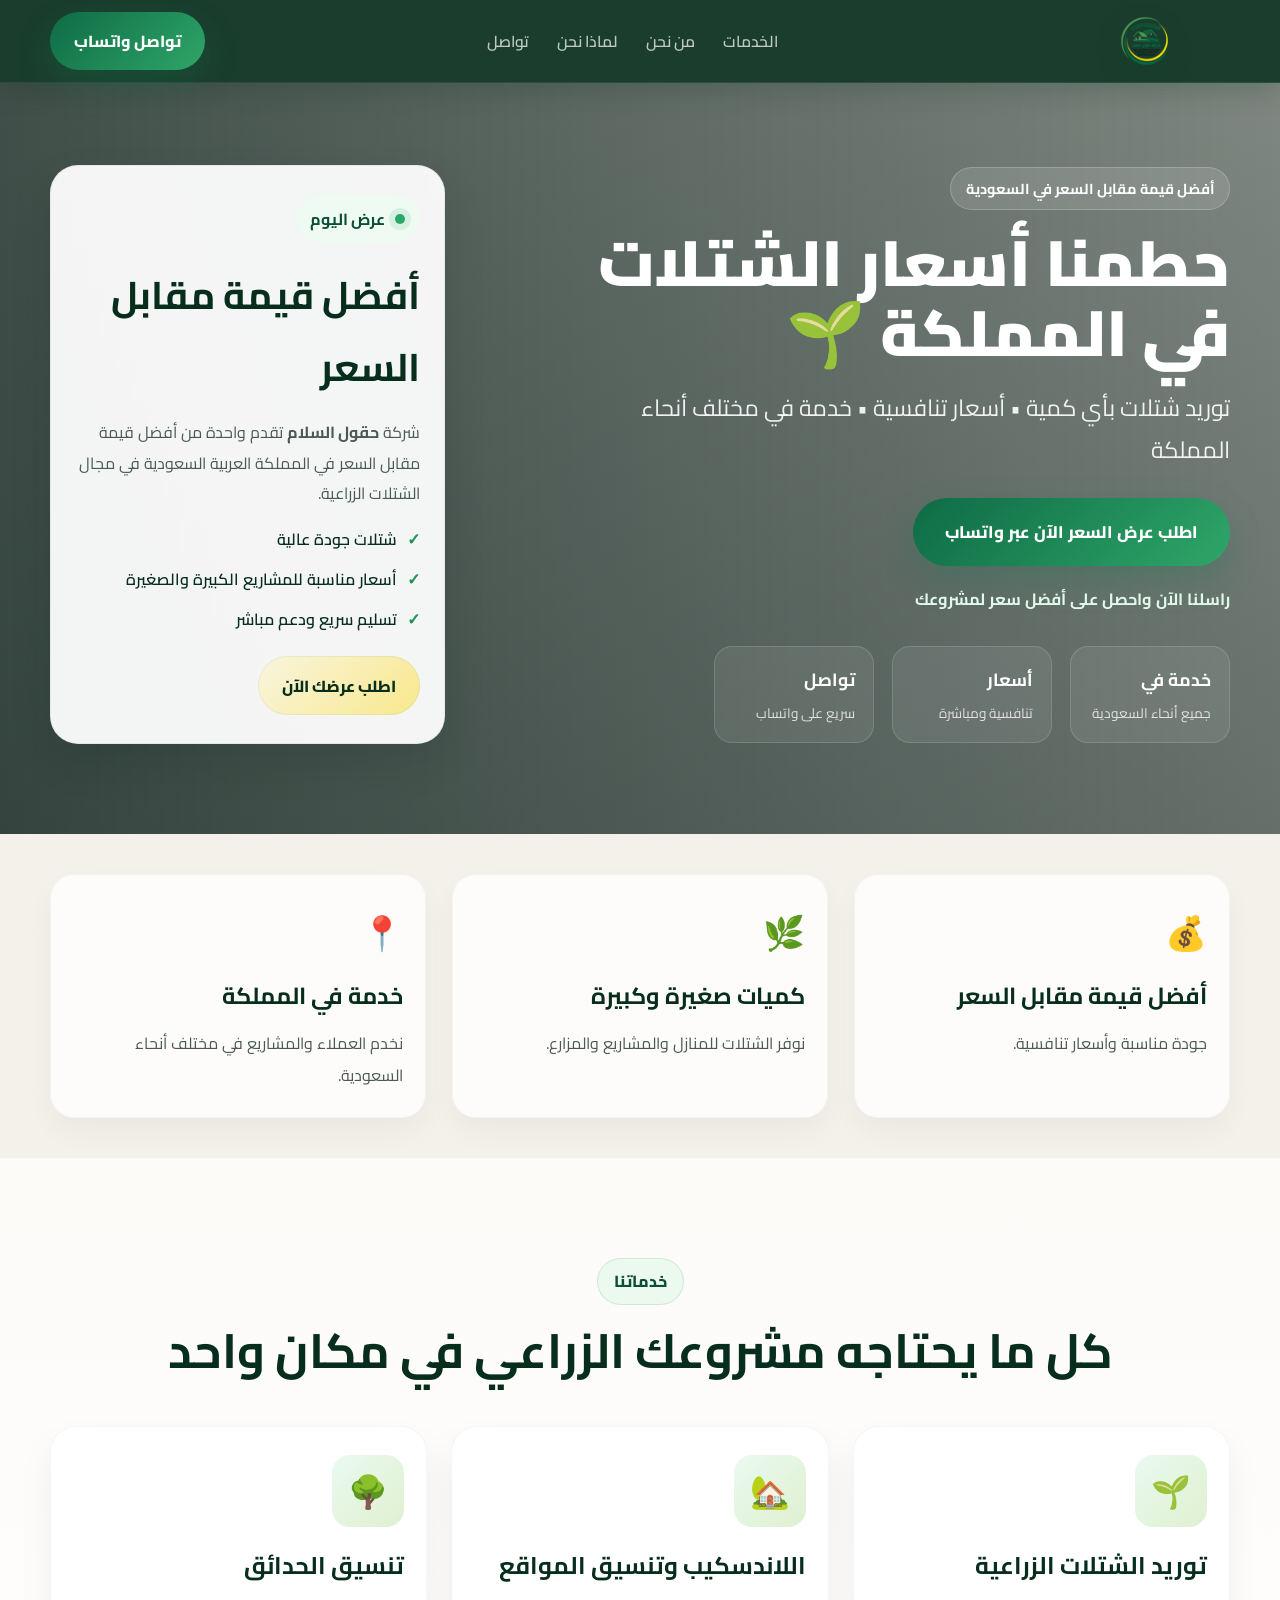
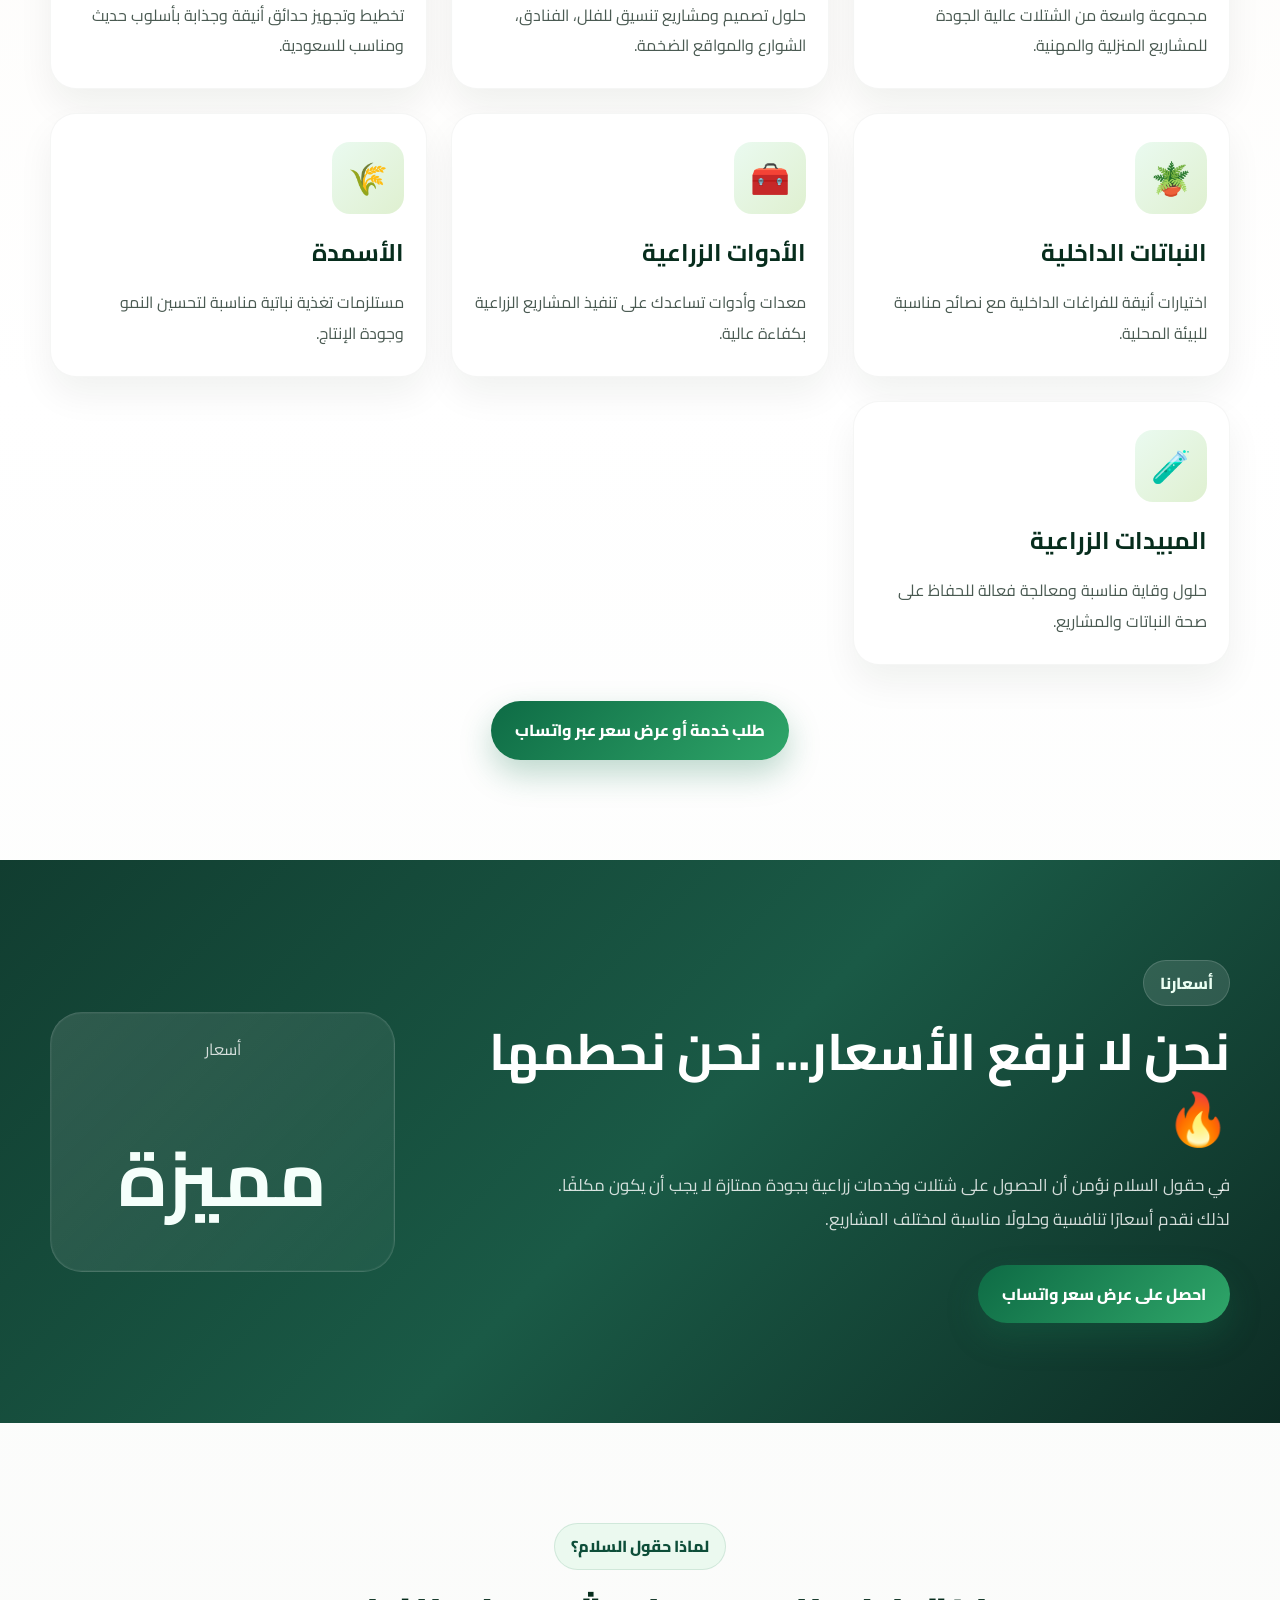
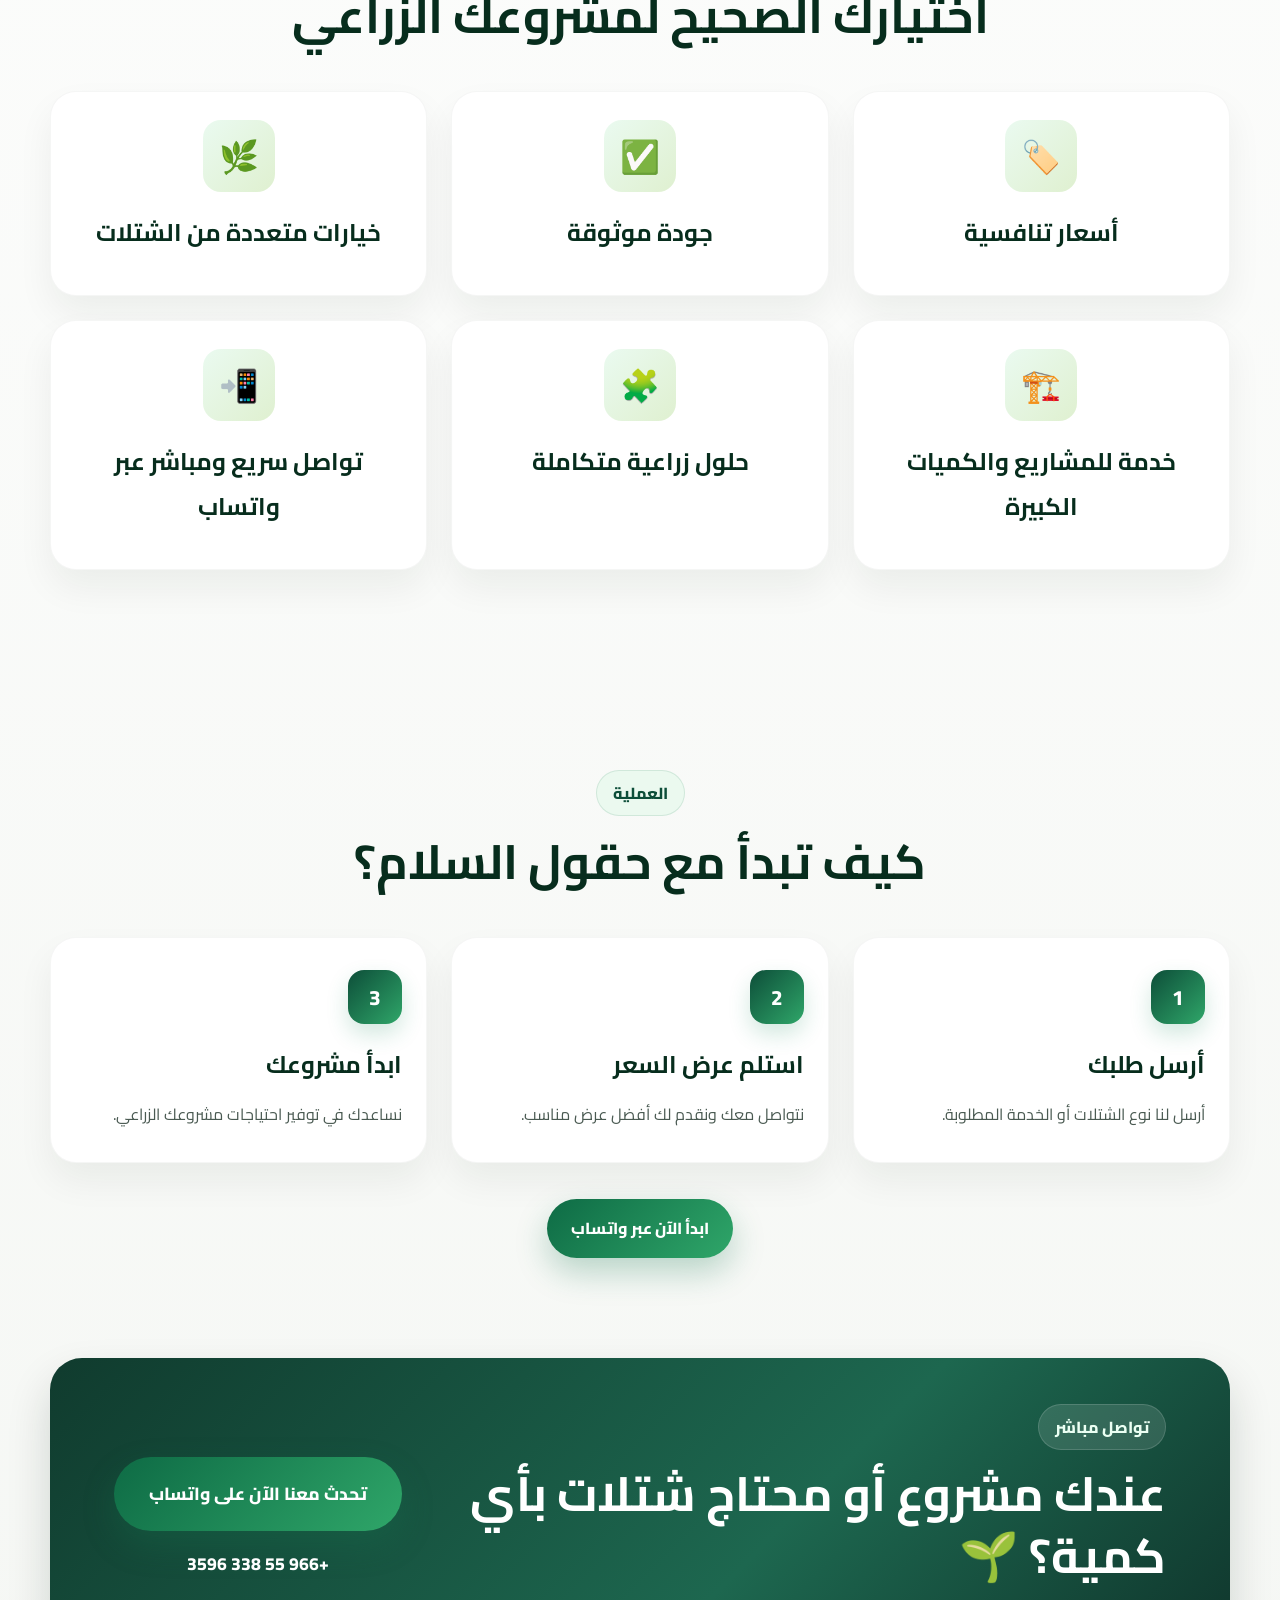
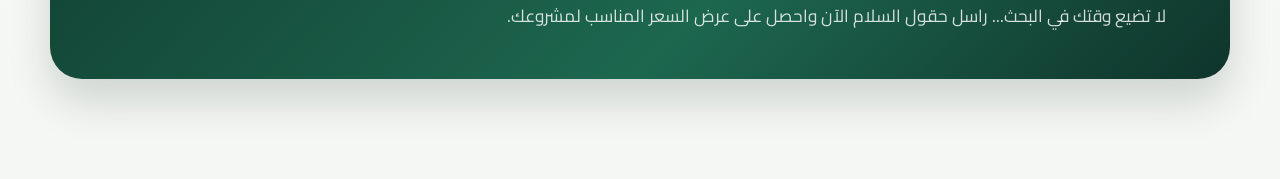
<file: index.html>
<!DOCTYPE html>
<html lang="ar" dir="rtl">
  <head>
    <meta charset="UTF-8" />
    <meta http-equiv="X-UA-Compatible" content="IE=edge" />
    <meta name="viewport" content="width=device-width, initial-scale=1.0" />
    <title>حقول السلام | توريد الشتلات والأعمال الزراعية</title>
    <meta
      name="description"
      content="شركة حقول السلام تقدم أفضل قيمة مقابل السعر في توريد الشتلات، اللاندسكيب، الحدائق، الأدوات الزراعية، الأسمدة، المبيدات الزراعية والمنتجات الزراعية في المملكة العربية السعودية."
    />
    <link rel="preconnect" href="https://fonts.googleapis.com" />
    <link rel="preconnect" href="https://fonts.gstatic.com" crossorigin />
    <link
      href="https://fonts.googleapis.com/css2?family=Cairo:wght@400;500;600;700;800;900&display=swap"
      rel="stylesheet"
    />
    <link rel="stylesheet" href="styles.css" />
  </head>
  <body>
    <header class="site-header">
      <div class="container nav-wrap">
        <a href="#top" class="brand" aria-label="حقول السلام">
          <img src="logo.png" alt="حقول السلام" class="brand-logo" />
        </a>

        <nav class="nav" aria-label="التنقل الرئيسي">
          <a href="#services">الخدمات</a>
          <a href="#about">من نحن</a>
          <a href="#why-us">لماذا نحن</a>
          <a href="#contact">تواصل</a>
        </nav>

        <a
          class="btn btn-primary header-cta"
          href="https://wa.me/966553383596?text=%D8%A7%D9%84%D8%B3%D9%84%D8%A7%D9%85%20%D8%B9%D9%84%D9%8A%D9%83%D9%85%2C%20%D8%A3%D8%B1%D9%8A%D8%AF%20%D8%A7%D9%84%D8%A7%D8%B3%D8%AA%D9%81%D8%B3%D8%A7%D8%B1%20%D8%B9%D9%86%20%D8%A3%D8%B3%D8%B9%D8%A7%D8%B1%20%D8%A7%D9%84%D8%B4%D8%AA%D9%84%D8%A7%D8%AA%20%D9%88%D8%A7%D9%84%D8%AE%D8%AF%D9%85%D8%A7%D8%AA%20%D8%A7%D9%84%D8%B2%D8%B1%D8%A7%D8%B9%D9%8A%D8%A9"
          target="_blank"
          rel="noreferrer"
        >
          تواصل واتساب
        </a>
      </div>
    </header>

    <main id="top">
      <section class="hero">
        <div class="hero-overlay"></div>
        <div class="container hero-inner reveal">
          <div class="hero-content">
            <span class="eyebrow">أفضل قيمة مقابل السعر في السعودية</span>
            <h1>حطمنا أسعار الشتلات في المملكة 🌱</h1>
            <p class="subhead">
              توريد شتلات بأي كمية • أسعار تنافسية • خدمة في مختلف أنحاء المملكة
            </p>

            <div class="cta-group">
              <a
                class="btn btn-primary btn-lg"
                href="https://wa.me/966553383596?text=%D8%A7%D9%84%D8%B3%D9%84%D8%A7%D9%85%20%D8%B9%D9%84%D9%8A%D9%85%D9%85%20%D8%A3%D8%B1%D9%8A%D8%94%20%D8%A7%D9%84%D8%A7%D8%B3%D8%AA%D9%81%D8%B3%D8%A7%D8%B1%20%D8%B9%D9%86%20%D8%A3%D8%B3%D8%B9%D8%A7%D8%B1%20%D8%A7%D9%84%D8%B4%D8%AA%D9%84%D8%A7%D8%AA%20%D9%88%D8%A7%D9%84%D8%AE%D8%83%D8%A7%D8%85%D8%A7%D8%AA%20%D8%A7%D9%84%D8%B2%D8%B1%D8%A7%D8%B9%D9%8A%D8%A9"
                target="_blank"
                rel="noreferrer"
              >
                اطلب عرض السعر الآن عبر واتساب
              </a>
            </div>

            <p class="urgency">راسلنا الآن واحصل على أفضل سعر لمشروعك</p>

            <div class="mini-stats">
              <div>
                <strong>خدمة في</strong>
                <span>جميع أنحاء السعودية</span>
              </div>
              <div>
                <strong>أسعار</strong>
                <span>تنافسية ومباشرة</span>
              </div>
              <div>
                <strong>تواصل</strong>
                <span>سريع على واتساب</span>
              </div>
            </div>
          </div>

          <div class="hero-card reveal stagger">
            <div class="hero-card-header">
              <span class="status-dot"></span>
              <span>عرض اليوم</span>
            </div>
            <h2>أفضل قيمة مقابل السعر</h2>
            <p>
              شركة <strong>حقول السلام</strong> تقدم واحدة من أفضل قيمة مقابل السعر
              في المملكة العربية السعودية في مجال الشتلات الزراعية.
            </p>
            <ul>
              <li>شتلات جودة عالية</li>
              <li>أسعار مناسبة للمشاريع الكبيرة والصغيرة</li>
              <li>تسليم سريع ودعم مباشر</li>
            </ul>
            <a
              class="btn btn-secondary"
              href="https://wa.me/966553383596"
              target="_blank"
              rel="noreferrer"
            >
              اطلب عرضك الآن
            </a>
          </div>
        </div>
      </section>

      <section class="value-strip" id="about">
        <div class="container strip-grid reveal">
          <article class="value-item">
            <div class="icon">💰</div>
            <h3>أفضل قيمة مقابل السعر</h3>
            <p>جودة مناسبة وأسعار تنافسية.</p>
          </article>
          <article class="value-item">
            <div class="icon">🌿</div>
            <h3>كميات صغيرة وكبيرة</h3>
            <p>نوفر الشتلات للمنازل والمشاريع والمزارع.</p>
          </article>
          <article class="value-item">
            <div class="icon">📍</div>
            <h3>خدمة في المملكة</h3>
            <p>نخدم العملاء والمشاريع في مختلف أنحاء السعودية.</p>
          </article>
        </div>
      </section>

      <section class="services section-space" id="services">
        <div class="container">
          <div class="section-heading reveal">
            <span class="section-tag">خدماتنا</span>
            <h2>كل ما يحتاجه مشروعك الزراعي في مكان واحد</h2>
          </div>

          <div class="services-grid">
            <article class="service-card reveal">
              <div class="service-icon">🌱</div>
              <h3>توريد الشتلات الزراعية</h3>
              <p>مجموعة واسعة من الشتلات عالية الجودة للمشاريع المنزلية والمهنية.</p>
            </article>
            <article class="service-card reveal">
              <div class="service-icon">🏡</div>
              <h3>اللاندسكيب وتنسيق المواقع</h3>
              <p>حلول تصميم ومشاريع تنسيق للفلل، الفنادق، الشوارع والمواقع الضخمة.</p>
            </article>
            <article class="service-card reveal">
              <div class="service-icon">🌳</div>
              <h3>تنسيق الحدائق</h3>
              <p>تخطيط وتجهيز حدائق أنيقة وجذابة بأسلوب حديث ومناسب للسعودية.</p>
            </article>
            <article class="service-card reveal">
              <div class="service-icon">🪴</div>
              <h3>النباتات الداخلية</h3>
              <p>اختيارات أنيقة للفراغات الداخلية مع نصائح مناسبة للبيئة المحلية.</p>
            </article>
            <article class="service-card reveal">
              <div class="service-icon">🧰</div>
              <h3>الأدوات الزراعية</h3>
              <p>معدات وأدوات تساعدك على تنفيذ المشاريع الزراعية بكفاءة عالية.</p>
            </article>
            <article class="service-card reveal">
              <div class="service-icon">🌾</div>
              <h3>الأسمدة</h3>
              <p>مستلزمات تغذية نباتية مناسبة لتحسين النمو وجودة الإنتاج.</p>
            </article>
            <article class="service-card reveal">
              <div class="service-icon">🧪</div>
              <h3>المبيدات الزراعية</h3>
              <p>حلول وقاية مناسبة ومعالجة فعالة للحفاظ على صحة النباتات والمشاريع.</p>
            </article>
          </div>

          <div class="section-cta reveal">
            <a
              class="btn btn-primary"
              href="https://wa.me/966553383596?text=%D8%A7%D9%84%D8%B3%D9%84%D8%A7%D9%85%20%D8%B9%D9%84%D9%8A%D9%83%D9%85%2C%20%D8%A3%D8%B1%D9%8A%D8%94%20%D8%A7%D9%84%D8%A7%D8%B3%D8%AA%D9%81%D8%B3%D8%A7%D8%B1%20%D8%B9%D9%86%20%D8%A7%D9%84%D8%AE%D8%93%D9%85%D8%A7%D8%AA%20%D8%A7%D9%84%D8%B2%D8%B1%D8%A7%D8%B9%D9%8A%D8%A9"
              target="_blank"
              rel="noreferrer"
            >
              طلب خدمة أو عرض سعر عبر واتساب
            </a>
          </div>
        </div>
      </section>

      <section class="price-breaker section-space">
        <div class="container price-wrap reveal">
          <div class="price-copy">
            <span class="section-tag light">أسعارنا</span>
            <h2>نحن لا نرفع الأسعار... نحن نحطمها 🔥</h2>
            <p>
              في حقول السلام نؤمن أن الحصول على شتلات وخدمات زراعية بجودة ممتازة لا
              يجب أن يكون مكلفًا. لذلك نقدم أسعارًا تنافسية وحلولًا مناسبة لمختلف
              المشاريع.
            </p>
            <a
              class="btn btn-primary"
              href="https://wa.me/966553383596?text=%D8%A7%D9%84%D8%B3%D9%84%D8%A7%D9%85%20%D8%B9%D9%84%D9%8A%D9%83%D9%85%2C%20%D8%A3%D8%B1%D9%8A%D8%94%20%D8%A7%D9%84%D8%AD%D8%B5%D9%88%D9%84%20%D8%B9%D9%84%D9%8A%20%D8%B9%D8%B1%D8%B6%20%D8%B3%D8%B9%D8%B1%20%D9%84%D8%B4%D8%AA%D9%84%D8%A7%D8%86%20%D9%88%D8%A7%D9%84%D8%AE%D8%93%D8%A7%D8%86%D8%A7%D8%AA%20%D8%A7%D9%84%D8%B2%D8%B1%D8%A7%D8%B9%D9%8A%D8%A9"
              target="_blank"
              rel="noreferrer"
            >
              احصل على عرض سعر واتساب
            </a>
          </div>
          <div class="price-badge">
            <span>أسعار</span>
            <strong>مميزة</strong>
          </div>
        </div>
      </section>

      <section class="why-us section-space" id="why-us">
        <div class="container">
          <div class="section-heading reveal">
            <span class="section-tag">لماذا حقول السلام؟</span>
            <h2>اختيارك الصحيح لمشروعك الزراعي</h2>
          </div>

          <div class="why-grid">
            <article class="feature-card reveal">
              <div class="feature-icon">🏷️</div>
              <h3>أسعار تنافسية</h3>
            </article>
            <article class="feature-card reveal">
              <div class="feature-icon">✅</div>
              <h3>جودة موثوقة</h3>
            </article>
            <article class="feature-card reveal">
              <div class="feature-icon">🌿</div>
              <h3>خيارات متعددة من الشتلات</h3>
            </article>
            <article class="feature-card reveal">
              <div class="feature-icon">🏗️</div>
              <h3>خدمة للمشاريع والكميات الكبيرة</h3>
            </article>
            <article class="feature-card reveal">
              <div class="feature-icon">🧩</div>
              <h3>حلول زراعية متكاملة</h3>
            </article>
            <article class="feature-card reveal">
              <div class="feature-icon">📲</div>
              <h3>تواصل سريع ومباشر عبر واتساب</h3>
            </article>
          </div>
        </div>
      </section>

      <section class="process section-space">
        <div class="container">
          <div class="section-heading reveal">
            <span class="section-tag">العملية</span>
            <h2>كيف تبدأ مع حقول السلام؟</h2>
          </div>

          <div class="process-grid">
            <article class="process-step reveal">
              <span class="step-number">1</span>
              <h3>أرسل طلبك</h3>
              <p>أرسل لنا نوع الشتلات أو الخدمة المطلوبة.</p>
            </article>
            <article class="process-step reveal">
              <span class="step-number">2</span>
              <h3>استلم عرض السعر</h3>
              <p>نتواصل معك ونقدم لك أفضل عرض مناسب.</p>
            </article>
            <article class="process-step reveal">
              <span class="step-number">3</span>
              <h3>ابدأ مشروعك</h3>
              <p>نساعدك في توفير احتياجات مشروعك الزراعي.</p>
            </article>
          </div>

          <div class="section-cta reveal">
            <a
              class="btn btn-primary"
              href="https://wa.me/966553383596"
              target="_blank"
              rel="noreferrer"
            >
              ابدأ الآن عبر واتساب
            </a>
          </div>
        </div>
      </section>

      <section class="final-cta section-space" id="contact">
        <div class="container final-cta-box reveal">
          <div class="final-copy">
            <span class="section-tag light">تواصل مباشر</span>
            <h2>عندك مشروع أو محتاج شتلات بأي كمية؟ 🌱</h2>
            <p>
              لا تضيع وقتك في البحث... راسل حقول السلام الآن واحصل على عرض السعر
              المناسب لمشروعك.
            </p>
          </div>

          <div class="final-actions">
            <a
              class="btn btn-primary btn-xl"
              href="https://wa.me/966553383596?text=%D8%A7%D9%84%D8%B3%D9%84%D8%A7%D9%85%20%D8%B9%D9%84%D9%8A%D9%83%D9%85%D8%8C%20%D8%A3%D8%B1%D9%8A%D8%94%20%D8%A7%D9%84%D8%B9%D8%B1%D8%B6%20%D8%A7%D9%84%D9%85%20%D9%84%D9%8A%20%D8%B3%D9%88%D9%81%D8%81%20%D9%84%D9%88%D8%8C%20%D9%85%D8%AA%D9%88%D8%A7%D9%86%D8%B3%20%D8%A7%D9%84%D8%B4%D8%AA%D9%84%D8%A7%D8%86%20%D9%88%D8%A7%D9%84%D8%AE%D8%80%D8%A7%D8%8A%D8%A7%D8%86%20%D8%A7%D9%84%D8%B2%D8%B1%D8%A7%D8%B9%D9%8A%D8%A9"
              target="_blank"
              rel="noreferrer"
            >
              تحدث معنا الآن على واتساب
            </a>
            <a class="phone-link" href="tel:+966553383596">+966 55 338 3596</a>
          </div>
        </div>
      </section>
    </main>

    <div class="mobile-cta">
      <a
        href="https://wa.me/966553383596?text=%D8%A7%D9%84%D8%B3%D9%84%D8%A7%D9%85%20%D8%B9%D9%84%D9%8A%D9%83%D9%85%2C%20%D8%A3%D8%B1%D9%8A%D8%94%20%D8%A7%D9%84%D8%B9%D8%B1%D8%B6%20%D8%A7%D9%84%D8%B3%D8%B9%D8%B1%20%D8%A7%D9%84%D8%B4%D8%AA%D9%84%D8%A7%D8%86%20%D9%88%D8%A7%D9%84%D8%AE%D8%AF%D8%A7%D8%87%D8%A7%D8%AA%20%D8%A7%D9%84%D8%B2%D8%B1%D8%A7%D8%B9%D9%8A%D8%A9"
        target="_blank"
        rel="noreferrer"
      >
        اطلب عرض السعر الآن عبر واتساب
      </a>
    </div>

    <script src="script.js"></script>
  </body>
</html>
</file>
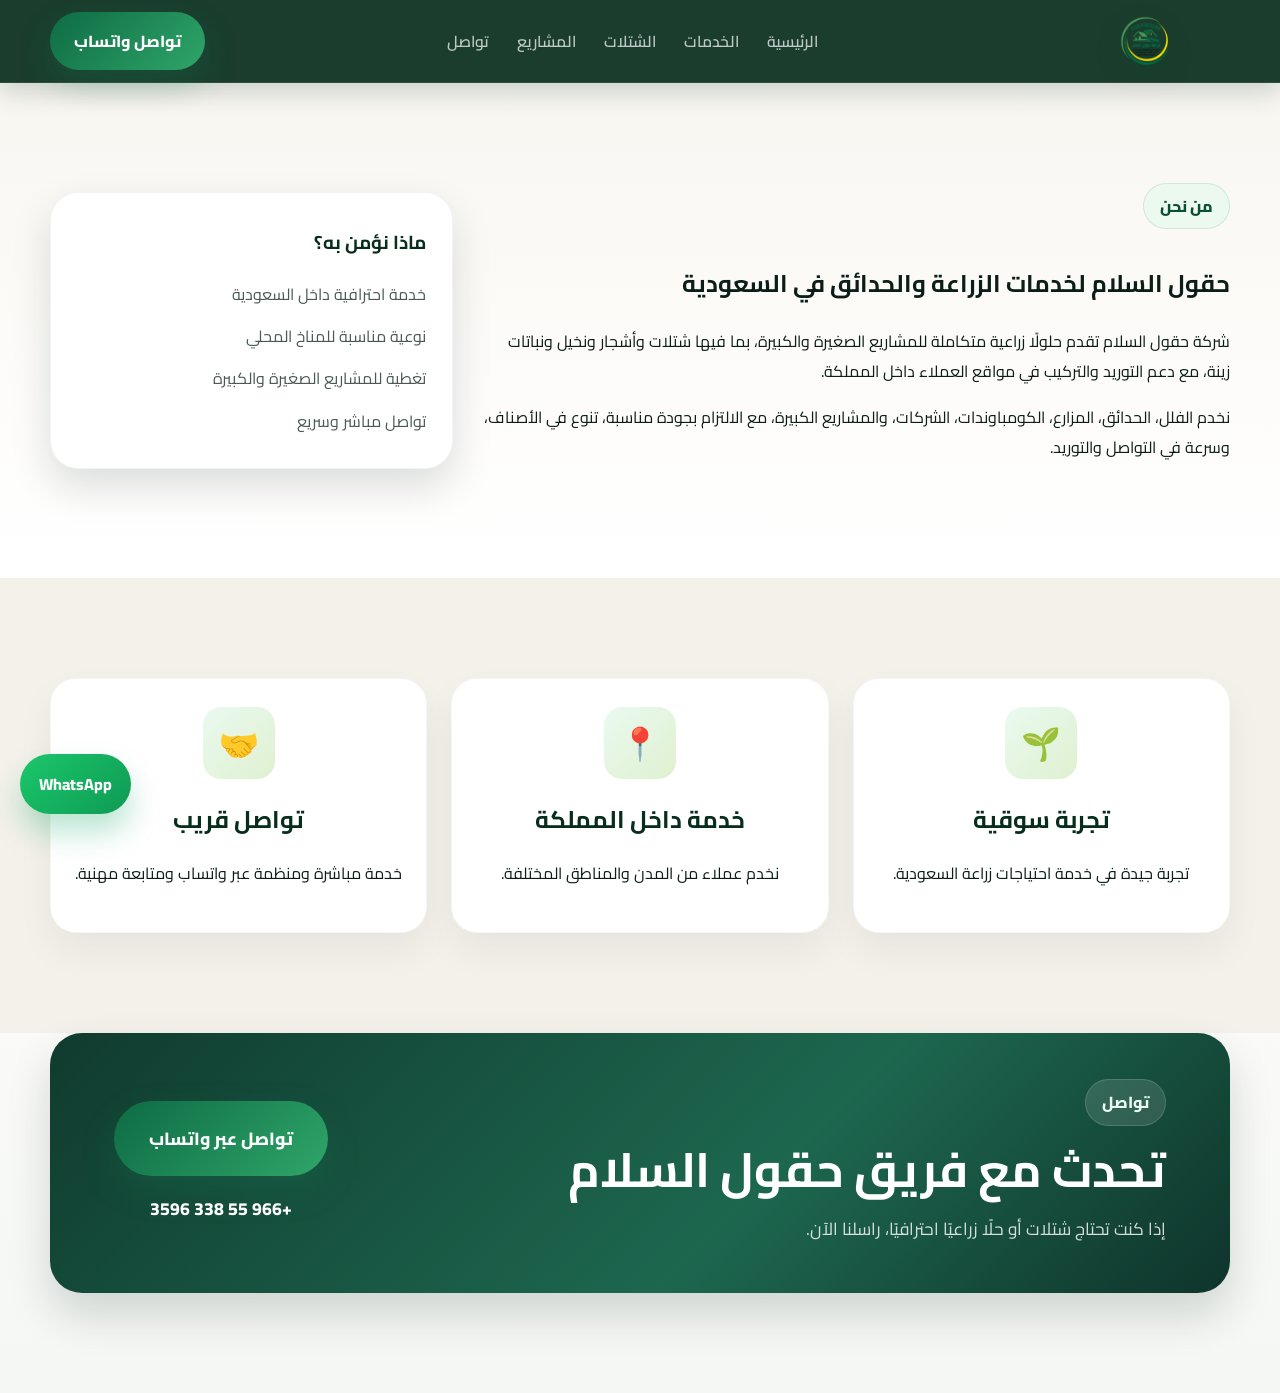
<file: about.html>
<!DOCTYPE html>
<html lang="ar" dir="rtl">
  <head>
    <meta charset="UTF-8" />
    <meta name="viewport" content="width=device-width, initial-scale=1.0" />
    <title>من نحن | حقول السلام</title>
    <meta name="description" content="شركة حقول السلام في السعودية تقدم حلول توريد شتلات وأشجار ونباتات زينة للمشاريع والفلل والحدائق والمزارع." />
    <link rel="preconnect" href="https://fonts.googleapis.com" />
    <link rel="preconnect" href="https://fonts.gstatic.com" crossorigin />
    <link href="https://fonts.googleapis.com/css2?family=Cairo:wght@400;500;600;700;800;900&display=swap" rel="stylesheet" />
    <link rel="stylesheet" href="styles.css" />
  </head>
  <body>
    <header class="site-header">
      <div class="container nav-wrap">
        <a href="index.html" class="brand" aria-label="حقول السلام"><img src="logo.png" alt="حقول السلام" class="brand-logo" /></a>
        <nav class="nav"><a href="index.html">الرئيسية</a><a href="services.html">الخدمات</a><a href="seedlings.html">الشتلات</a><a href="projects-gallery.html">المشاريع</a><a href="contact.html">تواصل</a></nav>
        <a class="btn btn-primary header-cta" href="https://wa.me/966553383596?text=السلام عليكم، أريد معرفة المزيد عن حقول السلام." target="_blank" rel="noreferrer">تواصل واتساب</a>
      </div>
    </header>

    <main>
      <section class="section-space">
        <div class="container about-wrap reveal">
          <div>
            <span class="section-tag">من نحن</span>
            <h1>حقول السلام لخدمات الزراعة والحدائق في السعودية</h1>
            <p>شركة حقول السلام تقدم حلولًا زراعية متكاملة للمشاريع الصغيرة والكبيرة، بما فيها شتلات وأشجار ونخيل ونباتات زينة، مع دعم التوريد والتركيب في مواقع العملاء داخل المملكة.</p>
            <p>نخدم الفلل، الحدائق، المزارع، الكومباوندات، الشركات، والمشاريع الكبيرة، مع الالتزام بجودة مناسبة، تنوع في الأصناف، وسرعة في التواصل والتوريد.</p>
          </div>
          <div class="about-card">
            <h3>ماذا نؤمن به؟</h3>
            <ul>
              <li>خدمة احترافية داخل السعودية</li>
              <li>نوعية مناسبة للمناخ المحلي</li>
              <li>تغطية للمشاريع الصغيرة والكبيرة</li>
              <li>تواصل مباشر وسريع</li>
            </ul>
          </div>
        </div>
      </section>

      <section class="section-space light-panel">
        <div class="container">
          <div class="feature-grid">
            <article class="feature-card reveal"><div class="feature-icon">🌱</div><h3>تجربة سوقية</h3><p>تجربة جيدة في خدمة احتياجات زراعة السعودية.</p></article>
            <article class="feature-card reveal"><div class="feature-icon">📍</div><h3>خدمة داخل المملكة</h3><p>نخدم عملاء من المدن والمناطق المختلفة.</p></article>
            <article class="feature-card reveal"><div class="feature-icon">🤝</div><h3>تواصل قريب</h3><p>خدمة مباشرة ومنظمة عبر واتساب ومتابعة مهنية.</p></article>
          </div>
        </div>
      </section>

      <section class="section-space final-cta">
        <div class="container final-cta-box reveal">
          <div class="final-copy"><span class="section-tag light">تواصل</span><h2>تحدث مع فريق حقول السلام</h2><p>إذا كنت تحتاج شتلات أو حلًا زراعيًا احترافيًا، راسلنا الآن.</p></div>
          <div class="final-actions"><a class="btn btn-primary btn-xl" href="https://wa.me/966553383596?text=السلام عليكم، أريد معرفة المزيد عن حقول السلام." target="_blank" rel="noreferrer">تواصل عبر واتساب</a><a class="phone-link" href="tel:+966553383596">+966 55 338 3596</a></div>
        </div>
      </section>
    </main>

    <a class="floating-whatsapp" href="https://wa.me/966553383596?text=السلام عليكم، أريد معرفة المزيد عن حقول السلام." target="_blank" rel="noreferrer">WhatsApp</a>
    <script src="script.js"></script>
  </body>
</html>
</file>
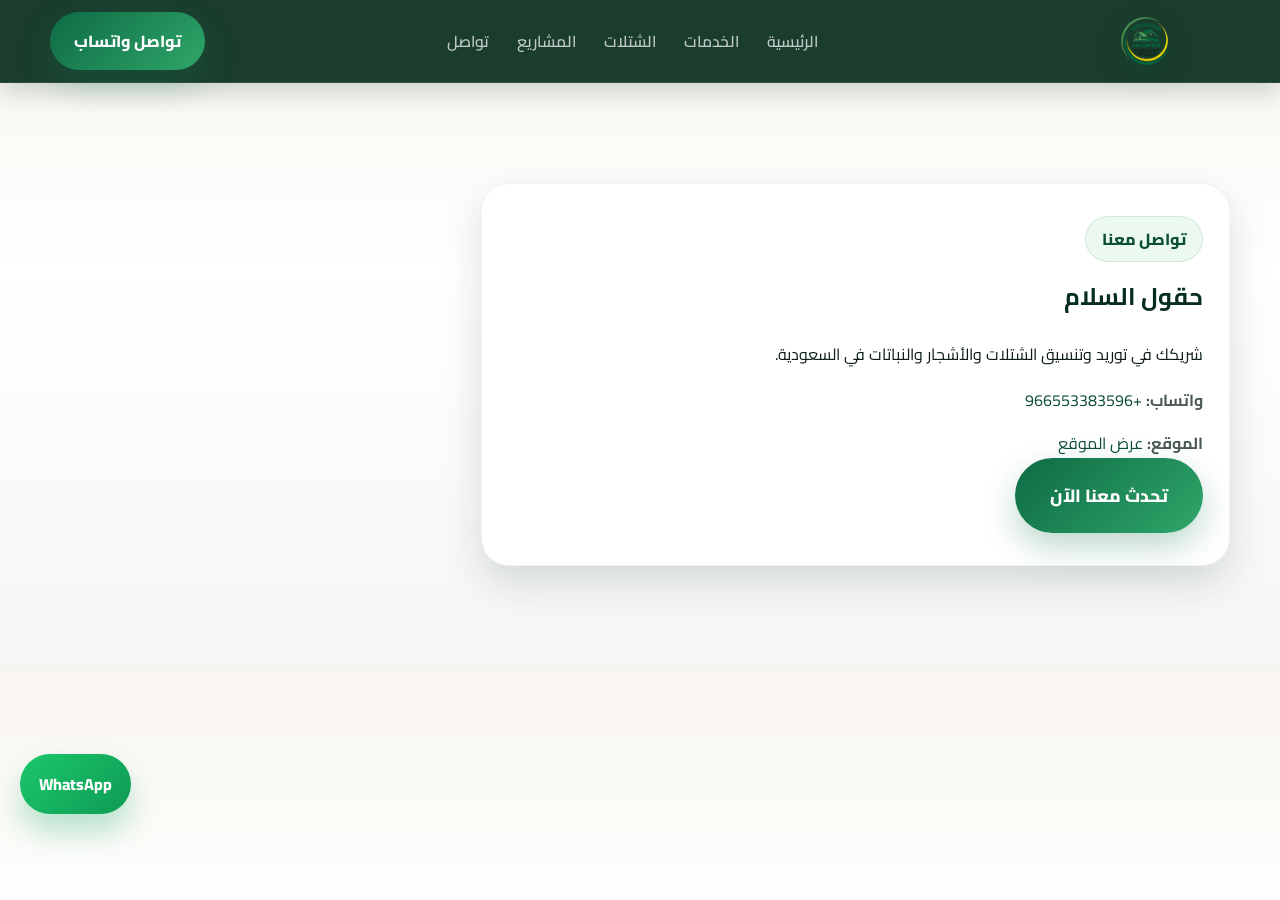
<file: contact.html>
<!DOCTYPE html>
<html lang="ar" dir="rtl">
  <head>
    <meta charset="UTF-8" />
    <meta name="viewport" content="width=device-width, initial-scale=1.0" />
    <title>تواصل مع حقول السلام</title>
    <meta name="description" content="تواصل مع حقول السلام عبر واتساب أو الموقع. نوفر شتلات وأشجار ونباتات ومشاريع لاندسكيب في السعودية." />
    <link rel="preconnect" href="https://fonts.googleapis.com" />
    <link rel="preconnect" href="https://fonts.gstatic.com" crossorigin />
    <link href="https://fonts.googleapis.com/css2?family=Cairo:wght@400;500;600;700;800;900&display=swap" rel="stylesheet" />
    <link rel="stylesheet" href="styles.css" />
  </head>
  <body>
    <header class="site-header">
      <div class="container nav-wrap">
        <a href="index.html" class="brand" aria-label="حقول السلام"><img src="logo.png" alt="حقول السلام" class="brand-logo" /></a>
        <nav class="nav"><a href="index.html">الرئيسية</a><a href="services.html">الخدمات</a><a href="seedlings.html">الشتلات</a><a href="projects-gallery.html">المشاريع</a><a href="contact.html">تواصل</a></nav>
        <a class="btn btn-primary header-cta" href="https://wa.me/966553383596?text=السلام عليكم، أريد التواصل مع فريق حقول السلام." target="_blank" rel="noreferrer">تواصل واتساب</a>
      </div>
    </header>

    <main>
      <section class="section-space">
        <div class="container contact-wrap reveal">
          <div class="contact-card">
            <span class="section-tag">تواصل معنا</span>
            <h1>حقول السلام</h1>
            <p>شريكك في توريد وتنسيق الشتلات والأشجار والنباتات في السعودية.</p>
            <ul class="contact-list">
              <li><strong>واتساب:</strong> <a href="https://wa.me/966553383596" target="_blank" rel="noreferrer">+966553383596</a></li>
              <li><strong>الموقع:</strong> <a href="https://maps.app.goo.gl/QAJ4nZD6hWkoBAJq5" target="_blank" rel="noreferrer">عرض الموقع</a></li>
            </ul>
            <a class="btn btn-primary btn-xl" href="https://wa.me/966553383596?text=السلام عليكم، أريد الطلب والتواصل مع فريق حقول السلام." target="_blank" rel="noreferrer">تحدث معنا الآن</a>
          </div>
        </div>
      </section>
    </main>

    <a class="floating-whatsapp" href="https://wa.me/966553383596?text=السلام عليكم، أريد التواصل مع فريق حقول السلام." target="_blank" rel="noreferrer">WhatsApp</a>
    <script src="script.js"></script>
  </body>
</html>
</file>
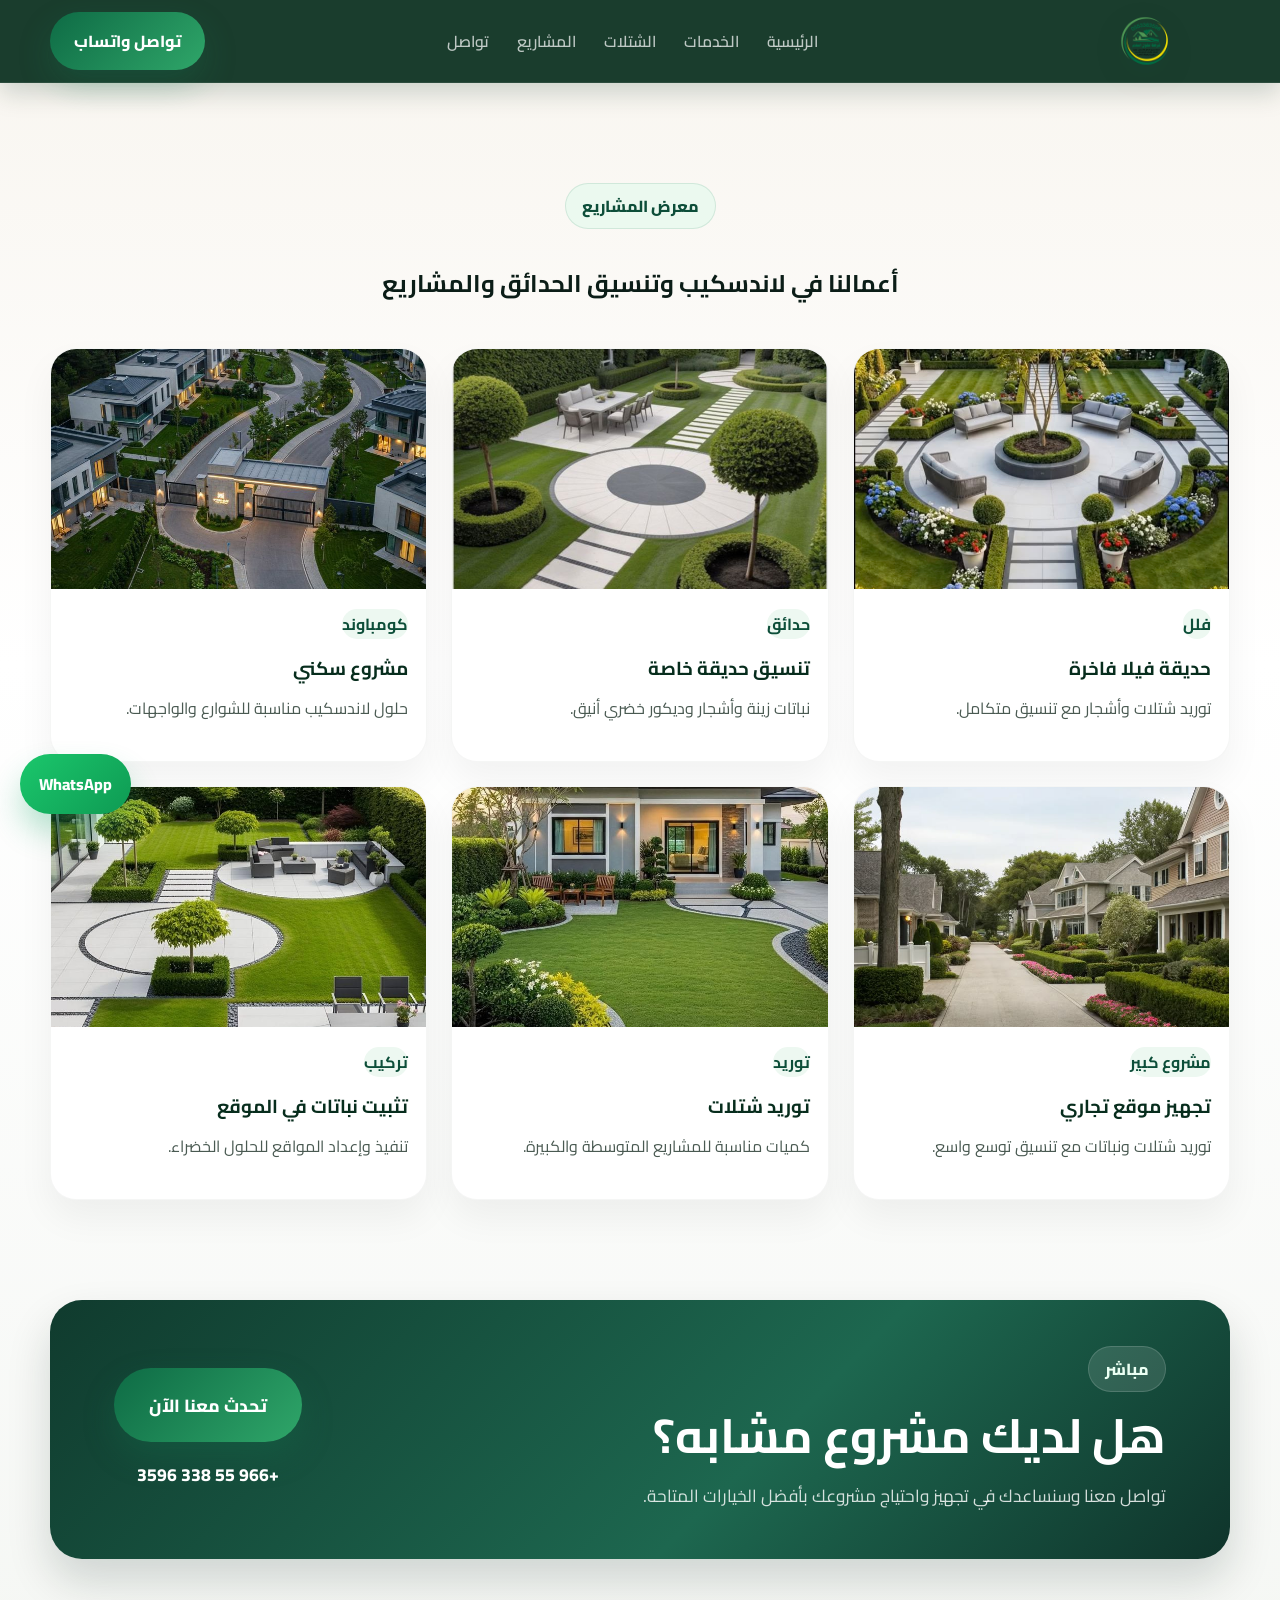
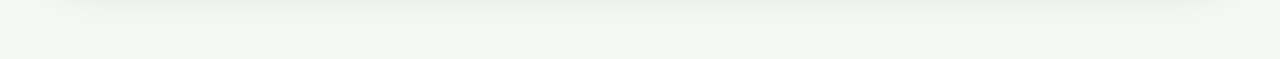
<file: projects-gallery.html>
<!DOCTYPE html>
<html lang="ar" dir="rtl">
  <head>
    <meta charset="UTF-8" />
    <meta name="viewport" content="width=device-width, initial-scale=1.0" />
    <title>معرض مشاريع حقول السلام</title>
    <meta name="description" content="معرض مشاريع حقول السلام يتضمن فلل، حدائق، كومباوندات، مشاريع كبيرة، توريد، وتنفيذ أعمال اللاندسكيب في السعودية." />
    <link rel="preconnect" href="https://fonts.googleapis.com" />
    <link rel="preconnect" href="https://fonts.gstatic.com" crossorigin />
    <link href="https://fonts.googleapis.com/css2?family=Cairo:wght@400;500;600;700;800;900&display=swap" rel="stylesheet" />
    <link rel="stylesheet" href="styles.css" />
  </head>
  <body>
    <header class="site-header">
      <div class="container nav-wrap">
        <a href="index.html" class="brand" aria-label="حقول السلام"><img src="logo.png" alt="حقول السلام" class="brand-logo" /></a>
        <nav class="nav"><a href="index.html">الرئيسية</a><a href="services.html">الخدمات</a><a href="seedlings.html">الشتلات</a><a href="projects-gallery.html">المشاريع</a><a href="contact.html">تواصل</a></nav>
        <a class="btn btn-primary header-cta" href="https://wa.me/966553383596?text=السلام عليكم، أريد معرفة تفاصيل المشاريع والخدمات المتاحة." target="_blank" rel="noreferrer">تواصل واتساب</a>
      </div>
    </header>

    <main>
      <section class="section-space">
        <div class="container">
          <div class="section-heading reveal">
            <span class="section-tag">معرض المشاريع</span>
            <h1>أعمالنا في لاندسكيب وتنسيق الحدائق والمشاريع</h1>
          </div>
          <div class="projects-grid">
            <article class="project-card reveal"><img src="assets/villa garden 3.jpg" alt="حديقة فلل" /><div class="project-body"><span>فلل</span><h3>حديقة فيلا فاخرة</h3><p>توريد شتلات وأشجار مع تنسيق متكامل.</p></div></article>
            <article class="project-card reveal"><img src="assets/villa garden 4.jpg" alt="حديقة خاصة" /><div class="project-body"><span>حدائق</span><h3>تنسيق حديقة خاصة</h3><p>نباتات زينة وأشجار وديكور خضري أنيق.</p></div></article>
            <article class="project-card reveal"><img src="assets/compound landscape.jpg" alt="كومباوند" /><div class="project-body"><span>كومباوند</span><h3>مشروع سكني</h3><p>حلول لاندسكيب مناسبة للشوارع والواجهات.</p></div></article>
            <article class="project-card reveal"><img src="assets/compound landscape 2.jpg" alt="مشروع كبير" /><div class="project-body"><span>مشروع كبير</span><h3>تجهيز موقع تجاري</h3><p>توريد شتلات ونباتات مع تنسيق توسع واسع.</p></div></article>
            <article class="project-card reveal"><img src="assets/villa garden5.jpg" alt="توريد شتلات" /><div class="project-body"><span>توريد</span><h3>توريد شتلات</h3><p>كميات مناسبة للمشاريع المتوسطة والكبيرة.</p></div></article>
            <article class="project-card reveal"><img src="assets/villla garden 1.jpg" alt="تثبيت" /><div class="project-body"><span>تركيب</span><h3>تثبيت نباتات في الموقع</h3><p>تنفيذ وإعداد المواقع للحلول الخضراء.</p></div></article>
          </div>
        </div>
      </section>

      <section class="section-space final-cta">
        <div class="container final-cta-box reveal">
          <div class="final-copy"><span class="section-tag light">مباشر</span><h2>هل لديك مشروع مشابه؟</h2><p>تواصل معنا وسنساعدك في تجهيز واحتياج مشروعك بأفضل الخيارات المتاحة.</p></div>
          <div class="final-actions"><a class="btn btn-primary btn-xl" href="https://wa.me/966553383596?text=السلام عليكم، أريد معرفة أسعار المشاريع والخدمات المتاحة." target="_blank" rel="noreferrer">تحدث معنا الآن</a><a class="phone-link" href="tel:+966553383596">+966 55 338 3596</a></div>
        </div>
      </section>
    </main>

    <a class="floating-whatsapp" href="https://wa.me/966553383596?text=السلام عليكم، أريد معرفة أسعار المشاريع والخدمات المتاحة." target="_blank" rel="noreferrer">WhatsApp</a>
    <script src="script.js"></script>
  </body>
</html>
</file>
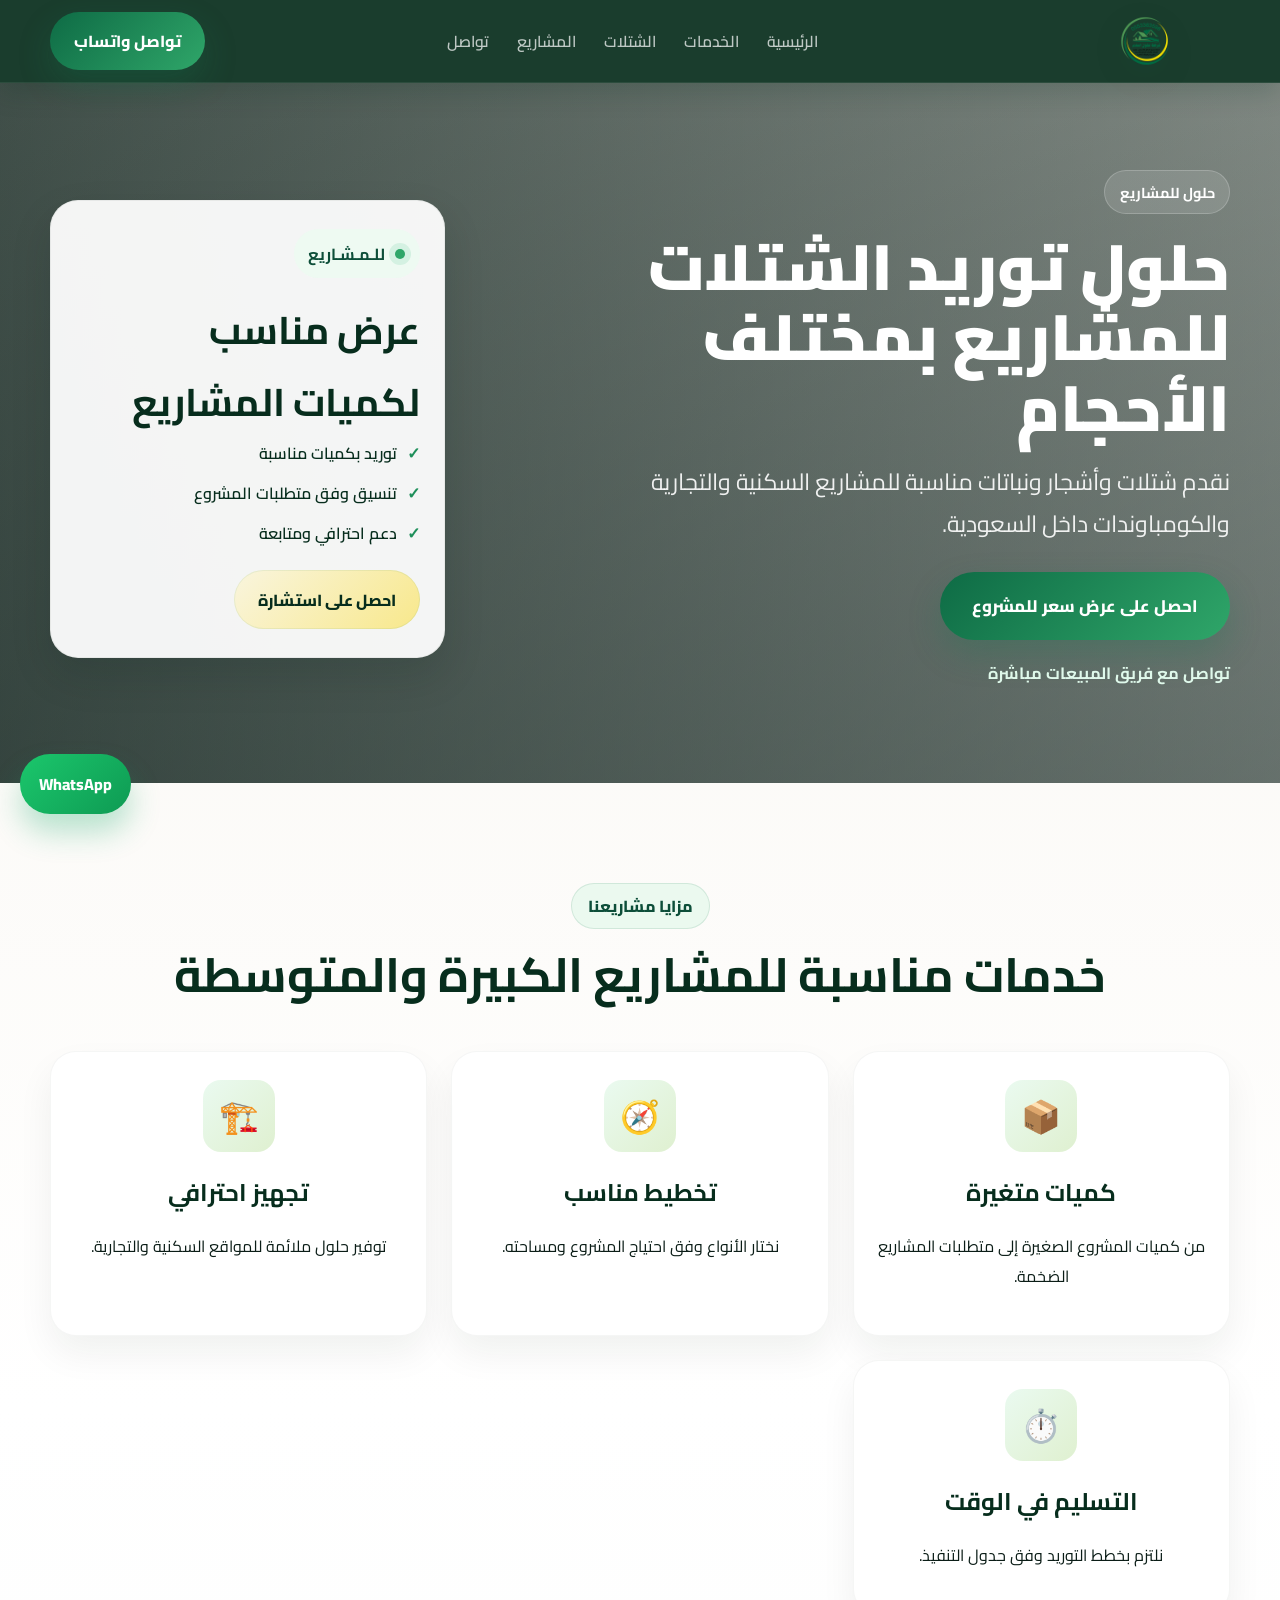
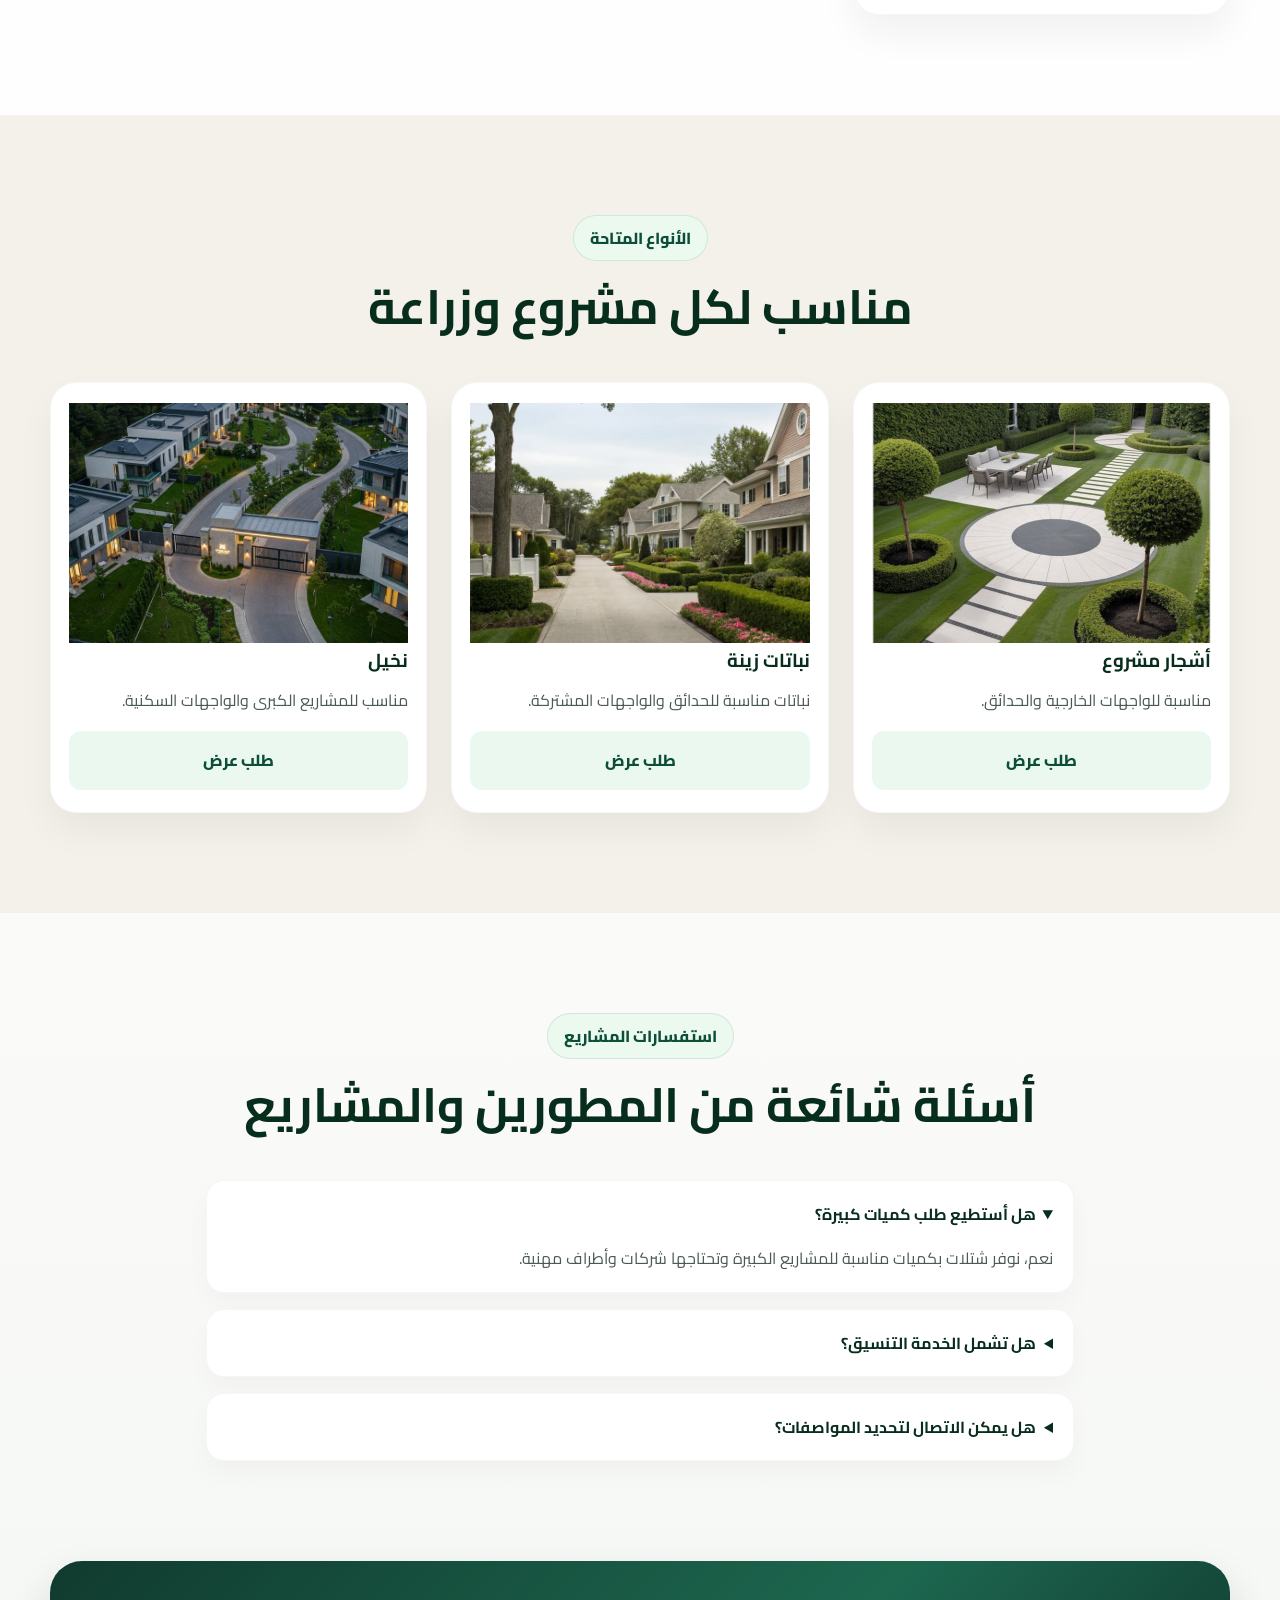
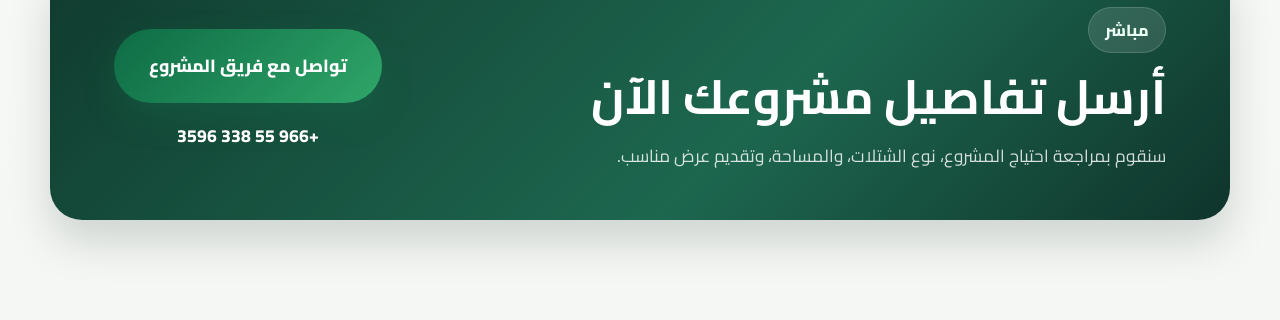
<file: projects.html>
<!DOCTYPE html>
<html lang="ar" dir="rtl">
  <head>
    <meta charset="UTF-8" />
    <meta name="viewport" content="width=device-width, initial-scale=1.0" />
    <title>توريد شتلات للمشاريع والكومباوندات</title>
    <meta name="description" content="توريد شتلات للمشاريع والكومباوندات في السعودية. حلول زراعية احترافية بأسعار مناسبة ومتابعة دقيقة في جميع مراحل التنفيذ." />
    <link rel="preconnect" href="https://fonts.googleapis.com" />
    <link rel="preconnect" href="https://fonts.gstatic.com" crossorigin />
    <link href="https://fonts.googleapis.com/css2?family=Cairo:wght@400;500;600;700;800;900&display=swap" rel="stylesheet" />
    <link rel="stylesheet" href="styles.css" />
  </head>
  <body>
    <header class="site-header">
      <div class="container nav-wrap">
        <a href="index.html" class="brand" aria-label="حقول السلام"><img src="logo.png" alt="حقول السلام" class="brand-logo" /></a>
        <nav class="nav"><a href="index.html">الرئيسية</a><a href="services.html">الخدمات</a><a href="seedlings.html">الشتلات</a><a href="projects-gallery.html">المشاريع</a><a href="contact.html">تواصل</a></nav>
        <a class="btn btn-primary header-cta" href="https://wa.me/966553383596?text=السلام عليكم، لدي مشروع وأحتاج إلى توريد شتلات. أريد إرسال تفاصيل المشروع." target="_blank" rel="noreferrer" data-track="projects-header-cta">تواصل واتساب</a>
      </div>
    </header>

    <main>
      <section class="hero hero-projects">
        <div class="hero-overlay"></div>
        <div class="container hero-inner">
          <div class="hero-content reveal">
            <span class="eyebrow">حلول للمشاريع</span>
            <h1>حلول توريد الشتلات للمشاريع بمختلف الأحجام</h1>
            <p class="subhead">نقدم شتلات وأشجار ونباتات مناسبة للمشاريع السكنية والتجارية والكومباوندات داخل السعودية.</p>
            <div class="cta-group"><a class="btn btn-primary btn-lg" href="https://wa.me/966553383596?text=السلام عليكم، لدي مشروع وأحتاج إلى توريد شتلات. أريد إرسال تفاصيل المشروع." target="_blank" rel="noreferrer" data-track="projects-hero-whatsapp">احصل على عرض سعر للمشروع</a></div>
            <p class="urgency">تواصل مع فريق المبيعات مباشرة</p>
          </div>
          <div class="hero-card reveal">
            <div class="hero-card-header"><span class="status-dot"></span><span>للـمـشـاريع</span></div>
            <h2>عرض مناسب لكميات المشاريع</h2>
            <ul>
              <li>توريد بكميات مناسبة</li>
              <li>تنسيق وفق متطلبات المشروع</li>
              <li>دعم احترافي ومتابعة</li>
            </ul>
            <a class="btn btn-secondary" href="https://wa.me/966553383596?text=السلام عليكم، أريد مناقشة احتياجات مشروعنا الزراعي." target="_blank" rel="noreferrer" data-track="projects-card-whatsapp">احصل على استشارة</a>
          </div>
        </div>
      </section>

      <section class="section-space">
        <div class="container">
          <div class="section-heading reveal">
            <span class="section-tag">مزايا مشاريعنا</span>
            <h2>خدمات مناسبة للمشاريع الكبيرة والمتوسطة</h2>
          </div>
          <div class="feature-grid">
            <article class="feature-card reveal"><div class="feature-icon">📦</div><h3>كميات متغيرة</h3><p>من كميات المشروع الصغيرة إلى متطلبات المشاريع الضخمة.</p></article>
            <article class="feature-card reveal"><div class="feature-icon">🧭</div><h3>تخطيط مناسب</h3><p>نختار الأنواع وفق احتياج المشروع ومساحته.</p></article>
            <article class="feature-card reveal"><div class="feature-icon">🏗️</div><h3>تجهيز احترافي</h3><p>توفير حلول ملائمة للمواقع السكنية والتجارية.</p></article>
            <article class="feature-card reveal"><div class="feature-icon">⏱️</div><h3>التسليم في الوقت</h3><p>نلتزم بخطط التوريد وفق جدول التنفيذ.</p></article>
          </div>
        </div>
      </section>

      <section class="section-space light-panel">
        <div class="container">
          <div class="section-heading reveal">
            <span class="section-tag">الأنواع المتاحة</span>
            <h2>مناسب لكل مشروع وزراعة</h2>
          </div>
          <div class="seedlings-grid">
            <article class="seedling-card reveal"><img src="assets/villa garden 4.jpg" alt="أشجار للمشاريع" /><h3>أشجار مشروع</h3><p>مناسبة للواجهات الخارجية والحدائق.</p><a href="https://wa.me/966553383596?text=السلام عليكم، أريد معرفة الأسعار لأشجار المشاريع." target="_blank" rel="noreferrer" data-track="projects-tree-cta">طلب عرض</a></article>
            <article class="seedling-card reveal"><img src="assets/compound landscape 2.jpg" alt="نباتات للمشاريع" /><h3>نباتات زينة</h3><p>نباتات مناسبة للحدائق والواجهات المشتركة.</p><a href="https://wa.me/966553383596?text=السلام عليكم، أريد معرفة أسعار نباتات المشاريع." target="_blank" rel="noreferrer" data-track="projects-ornamental-cta">طلب عرض</a></article>
            <article class="seedling-card reveal"><img src="assets/compound landscape.jpg" alt="نخيل للمشاريع" /><h3>نخيل</h3><p>مناسب للمشاريع الكبرى والواجهات السكنية.</p><a href="https://wa.me/966553383596?text=السلام عليكم، أحتاج أسعار النخيل للمشروع." target="_blank" rel="noreferrer" data-track="projects-palm-cta">طلب عرض</a></article>
          </div>
        </div>
      </section>

      <section class="section-space faq-wrap">
        <div class="container">
          <div class="section-heading reveal">
            <span class="section-tag">استفسارات المشاريع</span>
            <h2>أسئلة شائعة من المطورين والمشاريع</h2>
          </div>
          <div class="faq-list reveal">
            <details open><summary>هل أستطيع طلب كميات كبيرة؟</summary><p>نعم، نوفر شتلات بكميات مناسبة للمشاريع الكبيرة وتحتاجها شركات وأطراف مهنية.</p></details>
            <details><summary>هل تشمل الخدمة التنسيق؟</summary><p>نعم، يمكن تلبية المتطلبات حسب خطة المشروع، بما في ذلك التوريد والتنسيق.</p></details>
            <details><summary>هل يمكن الاتصال لتحديد المواصفات؟</summary><p>بالتأكيد، يمكنك إرسال تفاصيل المشروع عبر واتساب وسنقترح لك الأنسب.</p></details>
          </div>
        </div>
      </section>

      <section class="section-space final-cta">
        <div class="container final-cta-box reveal">
          <div class="final-copy"><span class="section-tag light">مباشر</span><h2>أرسل تفاصيل مشروعك الآن</h2><p>سنقوم بمراجعة احتياج المشروع، نوع الشتلات، والمساحة، وتقديم عرض مناسب.</p></div>
          <div class="final-actions"><a class="btn btn-primary btn-xl" href="https://wa.me/966553383596?text=السلام عليكم، لدي مشروع وأحتاج إلى توريد شتلات. أريد إرسال تفاصيل المشروع." target="_blank" rel="noreferrer" data-track="projects-final-cta">تواصل مع فريق المشروع</a><a class="phone-link" href="tel:+966553383596">+966 55 338 3596</a></div>
        </div>
      </section>
    </main>

    <a class="floating-whatsapp" href="https://wa.me/966553383596?text=السلام عليكم، لدي مشروع وأحتاج إلى توريد شتلات. أريد إرسال تفاصيل المشروع." target="_blank" rel="noreferrer" data-track="projects-floating-whatsapp">WhatsApp</a>
    <script src="script.js"></script>
  </body>
</html>
</file>
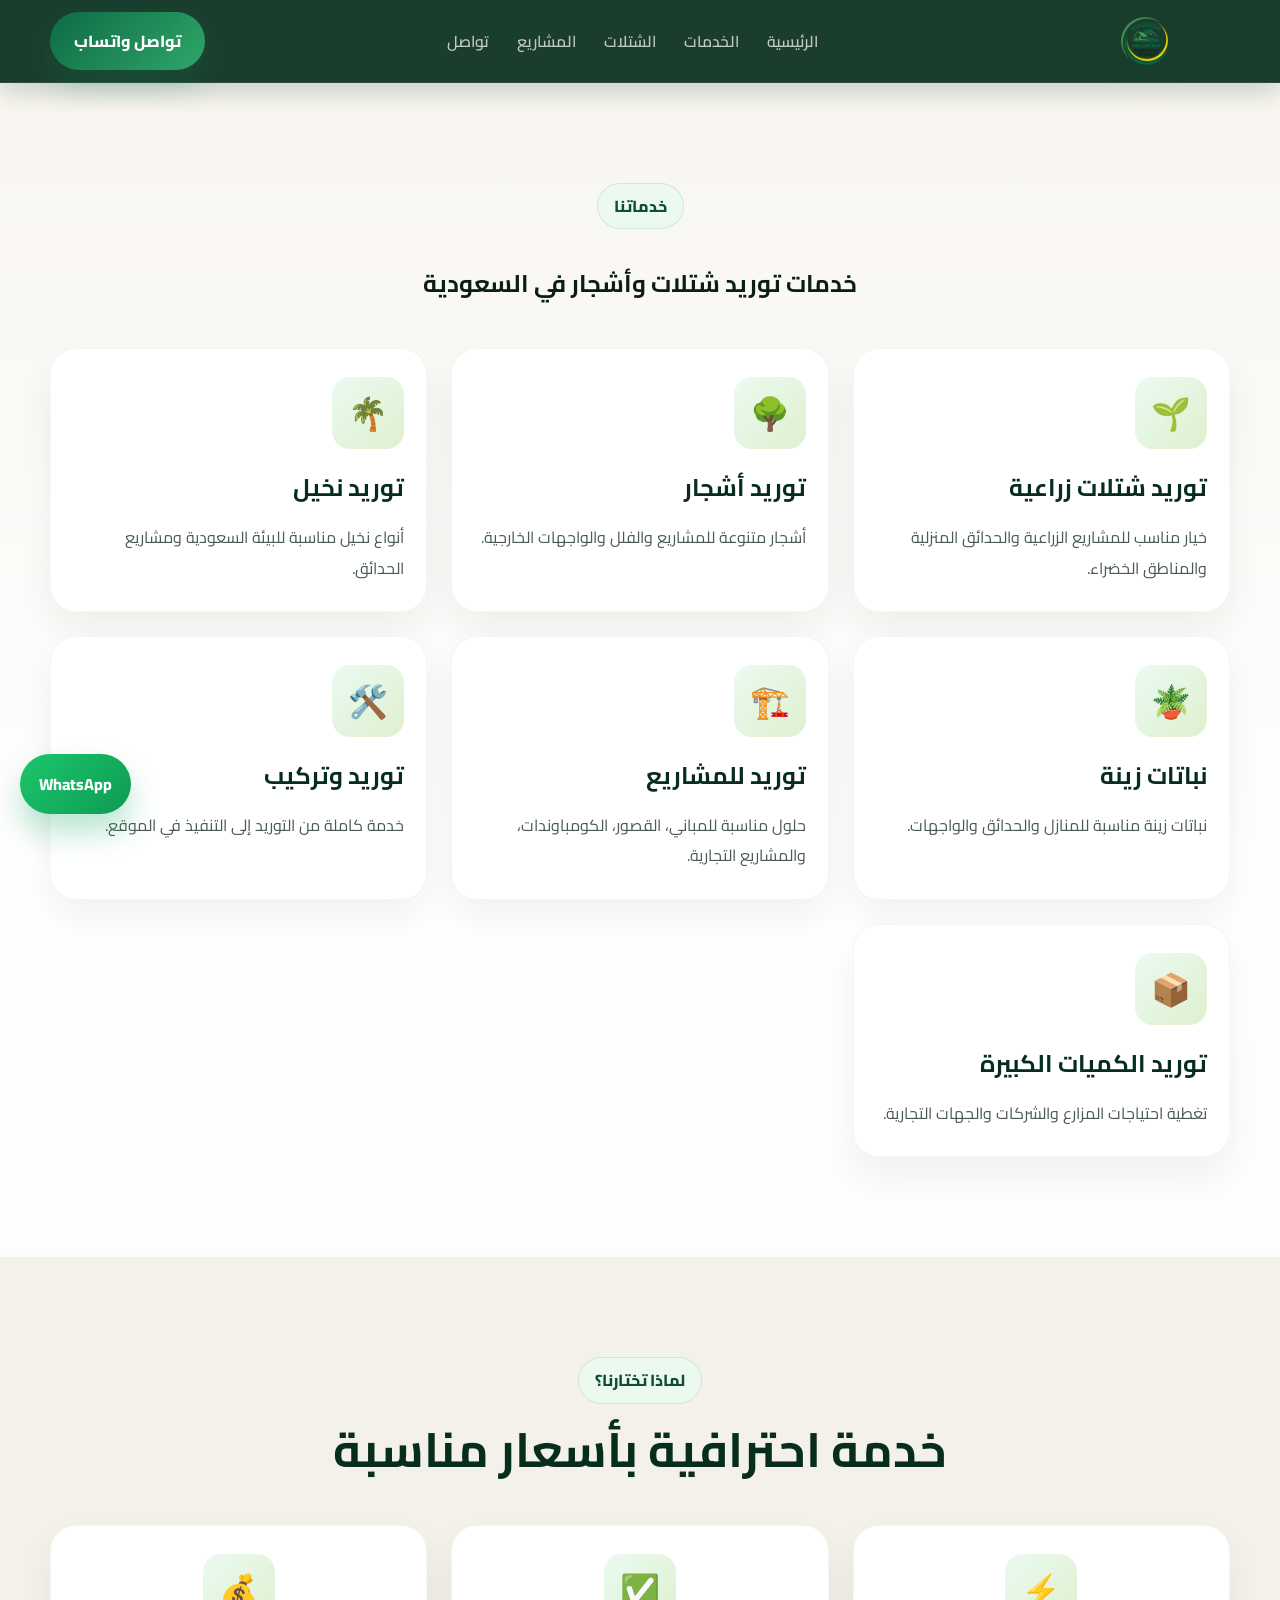
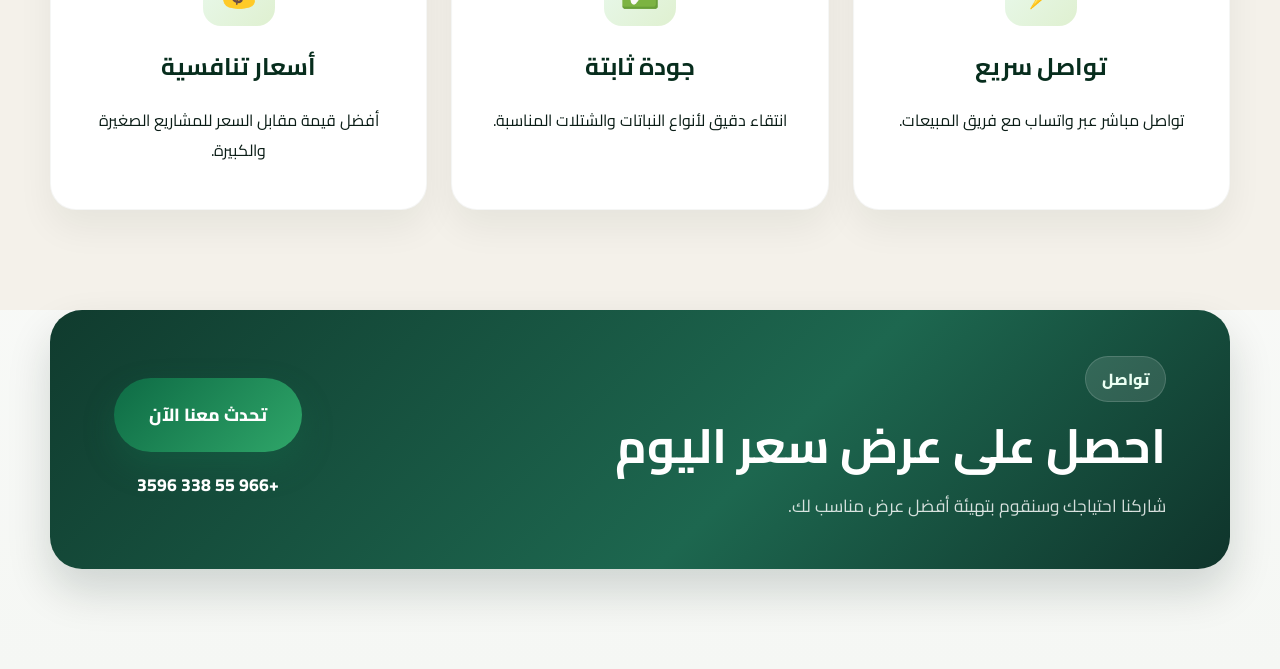
<file: services.html>
<!DOCTYPE html>
<html lang="ar" dir="rtl">
  <head>
    <meta charset="UTF-8" />
    <meta name="viewport" content="width=device-width, initial-scale=1.0" />
    <title>خدمات حقول السلام | توريد شتلات وأشجار في السعودية</title>
    <meta name="description" content="خدمات حقول السلام تشمل توريد شتلات زراعية، أشجار، نخيل، نباتات زينة، توريد للمشاريع، توريد وتركيب، وتوريد كميات كبيرة داخل السعودية." />
    <link rel="preconnect" href="https://fonts.googleapis.com" />
    <link rel="preconnect" href="https://fonts.gstatic.com" crossorigin />
    <link href="https://fonts.googleapis.com/css2?family=Cairo:wght@400;500;600;700;800;900&display=swap" rel="stylesheet" />
    <link rel="stylesheet" href="styles.css" />
  </head>
  <body>
    <header class="site-header">
      <div class="container nav-wrap">
        <a href="index.html" class="brand" aria-label="حقول السلام"><img src="logo.png" alt="حقول السلام" class="brand-logo" /></a>
        <nav class="nav"><a href="index.html">الرئيسية</a><a href="services.html">الخدمات</a><a href="seedlings.html">الشتلات</a><a href="projects-gallery.html">المشاريع</a><a href="contact.html">تواصل</a></nav>
        <a class="btn btn-primary header-cta" href="https://wa.me/966553383596?text=السلام عليكم، أريد معرفة خدمات حقول السلام." target="_blank" rel="noreferrer">تواصل واتساب</a>
      </div>
    </header>

    <main>
      <section class="section-space">
        <div class="container">
          <div class="section-heading reveal">
            <span class="section-tag">خدماتنا</span>
            <h1>خدمات توريد شتلات وأشجار في السعودية</h1>
          </div>
          <div class="services-grid">
            <article class="service-card reveal"><div class="service-icon">🌱</div><h3>توريد شتلات زراعية</h3><p>خيار مناسب للمشاريع الزراعية والحدائق المنزلية والمناطق الخضراء.</p></article>
            <article class="service-card reveal"><div class="service-icon">🌳</div><h3>توريد أشجار</h3><p>أشجار متنوعة للمشاريع والفلل والواجهات الخارجية.</p></article>
            <article class="service-card reveal"><div class="service-icon">🌴</div><h3>توريد نخيل</h3><p>أنواع نخيل مناسبة للبيئة السعودية ومشاريع الحدائق.</p></article>
            <article class="service-card reveal"><div class="service-icon">🪴</div><h3>نباتات زينة</h3><p>نباتات زينة مناسبة للمنازل والحدائق والواجهات.</p></article>
            <article class="service-card reveal"><div class="service-icon">🏗️</div><h3>توريد للمشاريع</h3><p>حلول مناسبة للمباني، القصور، الكومباوندات، والمشاريع التجارية.</p></article>
            <article class="service-card reveal"><div class="service-icon">🛠️</div><h3>توريد وتركيب</h3><p>خدمة كاملة من التوريد إلى التنفيذ في الموقع.</p></article>
            <article class="service-card reveal"><div class="service-icon">📦</div><h3>توريد الكميات الكبيرة</h3><p>تغطية احتياجات المزارع والشركات والجهات التجارية.</p></article>
          </div>
        </div>
      </section>

      <section class="section-space light-panel">
        <div class="container">
          <div class="section-heading reveal">
            <span class="section-tag">لماذا تختارنا؟</span>
            <h2>خدمة احترافية بأسعار مناسبة</h2>
          </div>
          <div class="feature-grid">
            <article class="feature-card reveal"><div class="feature-icon">⚡</div><h3>تواصل سريع</h3><p>تواصل مباشر عبر واتساب مع فريق المبيعات.</p></article>
            <article class="feature-card reveal"><div class="feature-icon">✅</div><h3>جودة ثابتة</h3><p>انتقاء دقيق لأنواع النباتات والشتلات المناسبة.</p></article>
            <article class="feature-card reveal"><div class="feature-icon">💰</div><h3>أسعار تنافسية</h3><p>أفضل قيمة مقابل السعر للمشاريع الصغيرة والكبيرة.</p></article>
          </div>
        </div>
      </section>

      <section class="section-space final-cta">
        <div class="container final-cta-box reveal">
          <div class="final-copy"><span class="section-tag light">تواصل</span><h2>احصل على عرض سعر اليوم</h2><p>شاركنا احتياجك وسنقوم بتهيئة أفضل عرض مناسب لك.</p></div>
          <div class="final-actions"><a class="btn btn-primary btn-xl" href="https://wa.me/966553383596?text=السلام عليكم، أريد معرفة الخدمات والأسعار المتاحة." target="_blank" rel="noreferrer">تحدث معنا الآن</a><a class="phone-link" href="tel:+966553383596">+966 55 338 3596</a></div>
        </div>
      </section>
    </main>

    <a class="floating-whatsapp" href="https://wa.me/966553383596?text=السلام عليكم، أريد معرفة الخدمات والأسعار المتاحة." target="_blank" rel="noreferrer">WhatsApp</a>
    <script src="script.js"></script>
  </body>
</html>
</file>
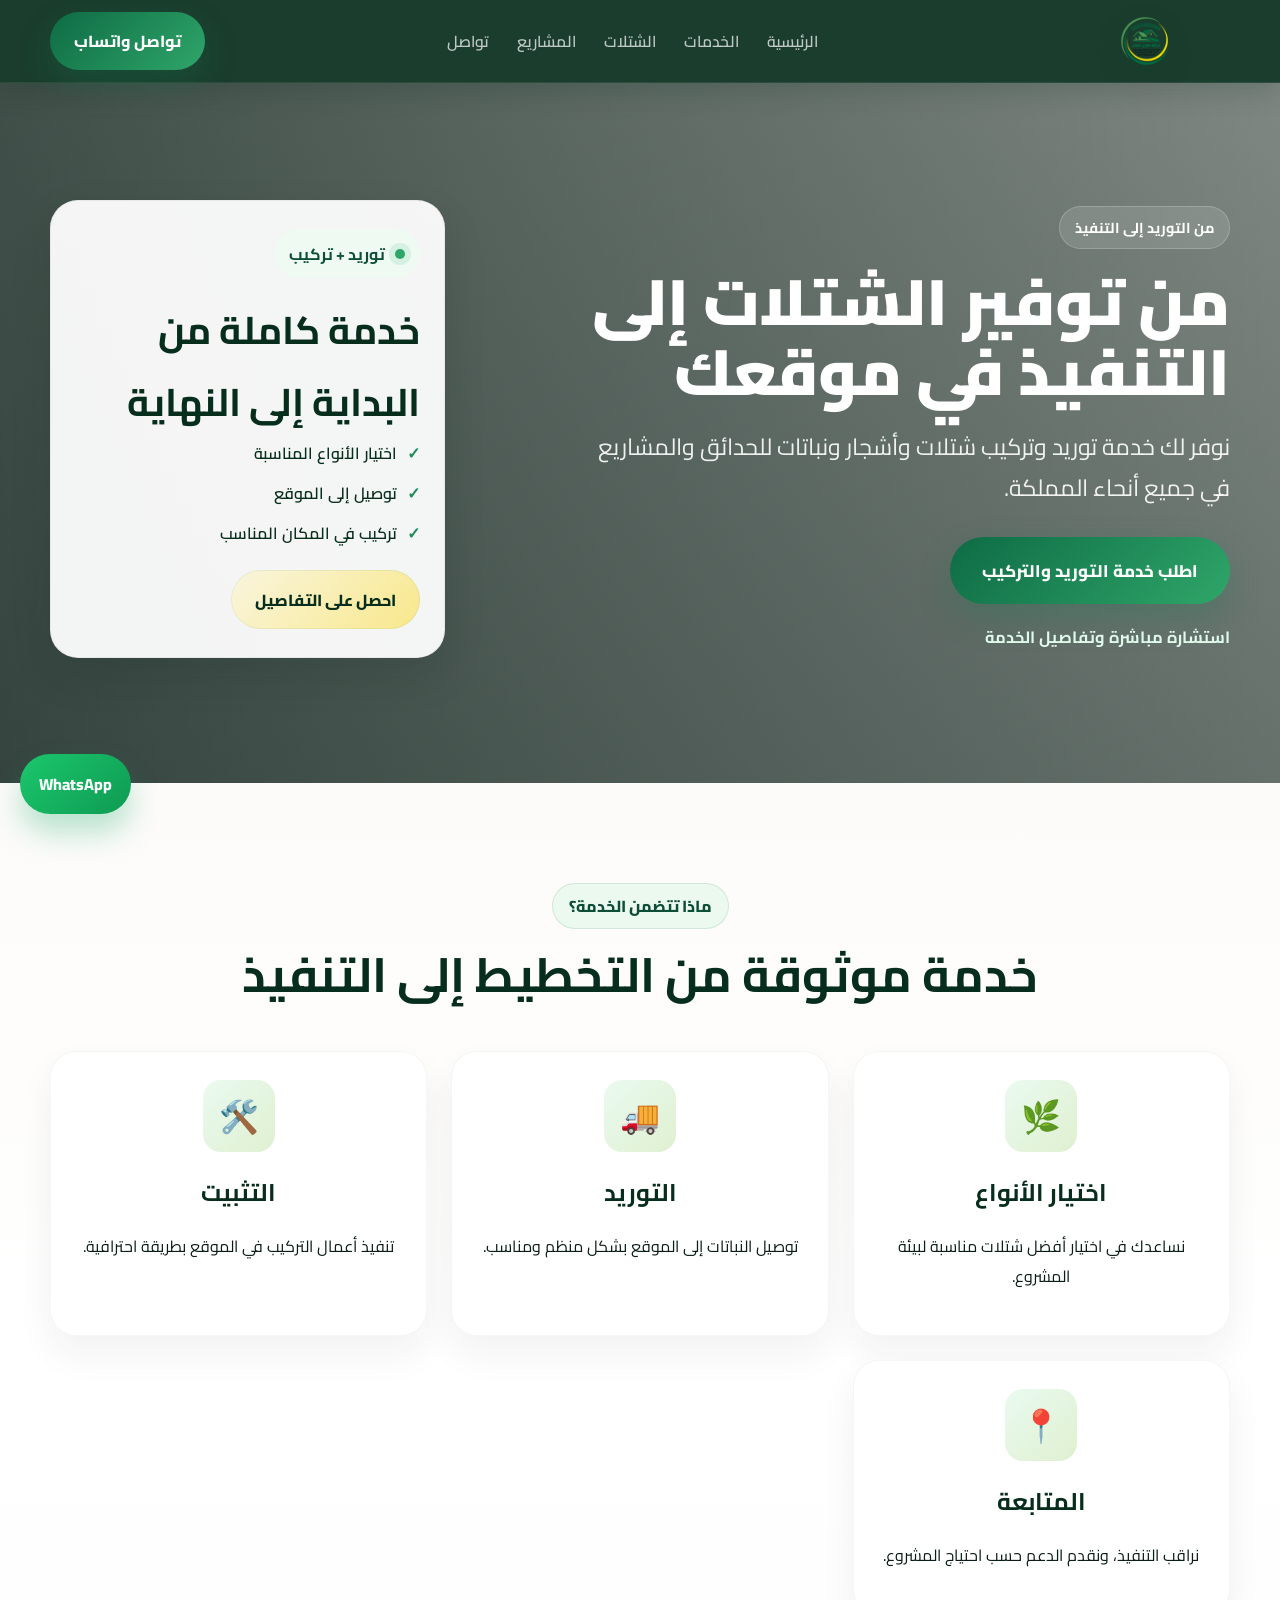
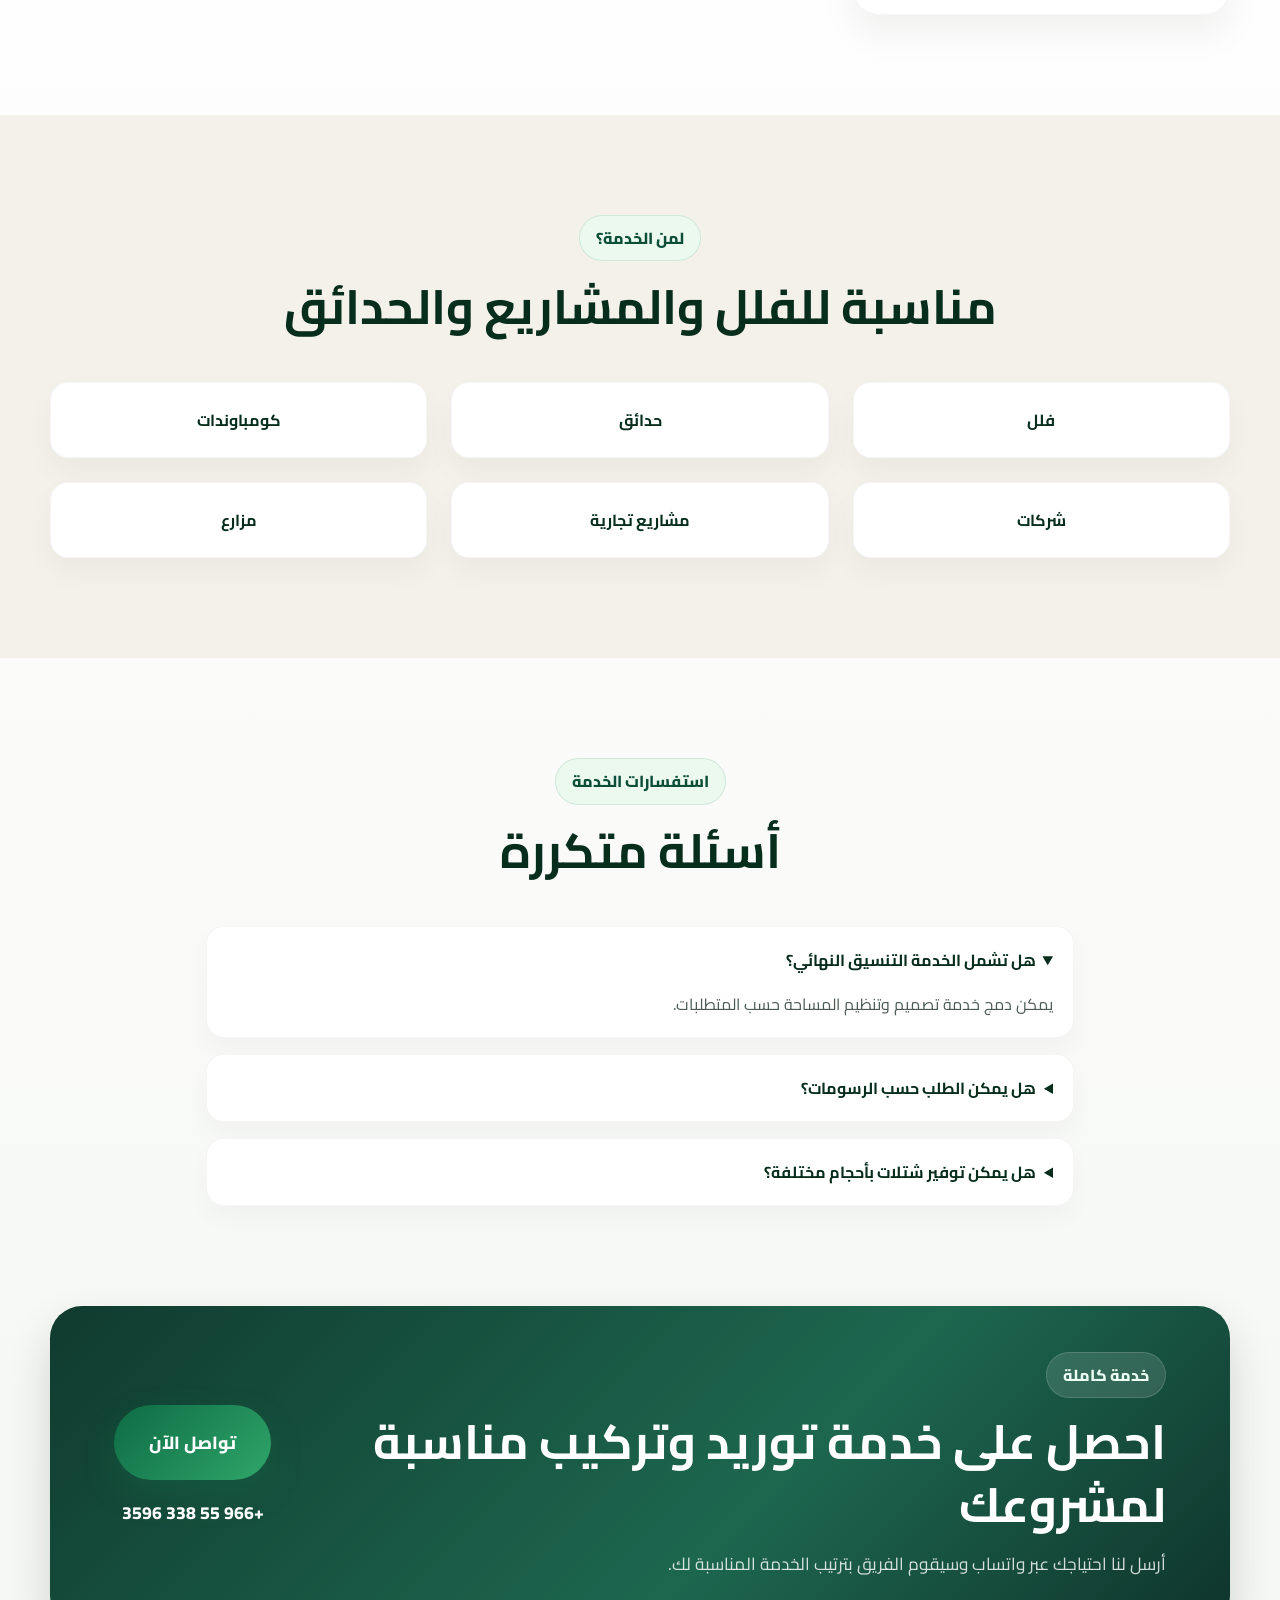
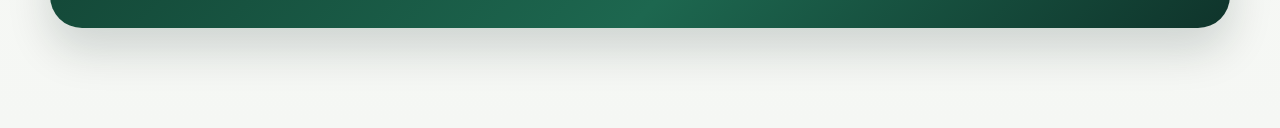
<file: supply-installation.html>
<!DOCTYPE html>
<html lang="ar" dir="rtl">
  <head>
    <meta charset="UTF-8" />
    <meta name="viewport" content="width=device-width, initial-scale=1.0" />
    <title>توريد وتركيب شتلات وأشجار في السعودية</title>
    <meta name="description" content="توريد وتركيب شتلات وأشجار في السعودية. خدمة كاملة من التوريد إلى التنفيذ في الموقع للحدائق والمشاريع والفلل." />
    <link rel="preconnect" href="https://fonts.googleapis.com" />
    <link rel="preconnect" href="https://fonts.gstatic.com" crossorigin />
    <link href="https://fonts.googleapis.com/css2?family=Cairo:wght@400;500;600;700;800;900&display=swap" rel="stylesheet" />
    <link rel="stylesheet" href="styles.css" />
  </head>
  <body>
    <header class="site-header">
      <div class="container nav-wrap">
        <a href="index.html" class="brand" aria-label="حقول السلام"><img src="logo.png" alt="حقول السلام" class="brand-logo" /></a>
        <nav class="nav"><a href="index.html">الرئيسية</a><a href="services.html">الخدمات</a><a href="seedlings.html">الشتلات</a><a href="projects-gallery.html">المشاريع</a><a href="contact.html">تواصل</a></nav>
        <a class="btn btn-primary header-cta" href="https://wa.me/966553383596?text=السلام عليكم، أحتاج خدمة توريد وتركيب شتلات. أريد معرفة تفاصيل الخدمة." target="_blank" rel="noreferrer" data-track="supply-installation-header-cta">تواصل واتساب</a>
      </div>
    </header>

    <main>
      <section class="hero hero-installation">
        <div class="hero-overlay"></div>
        <div class="container hero-inner">
          <div class="hero-content reveal">
            <span class="eyebrow">من التوريد إلى التنفيذ</span>
            <h1>من توفير الشتلات إلى التنفيذ في موقعك</h1>
            <p class="subhead">نوفر لك خدمة توريد وتركيب شتلات وأشجار ونباتات للحدائق والمشاريع في جميع أنحاء المملكة.</p>
            <div class="cta-group"><a class="btn btn-primary btn-lg" href="https://wa.me/966553383596?text=السلام عليكم، أحتاج خدمة توريد وتركيب شتلات. أريد معرفة تفاصيل الخدمة." target="_blank" rel="noreferrer" data-track="supply-installation-hero-whatsapp">اطلب خدمة التوريد والتركيب</a></div>
            <p class="urgency">استشارة مباشرة وتفاصيل الخدمة</p>
          </div>
          <div class="hero-card reveal">
            <div class="hero-card-header"><span class="status-dot"></span><span>توريد + تركيب</span></div>
            <h2>خدمة كاملة من البداية إلى النهاية</h2>
            <ul>
              <li>اختيار الأنواع المناسبة</li>
              <li>توصيل إلى الموقع</li>
              <li>تركيب في المكان المناسب</li>
            </ul>
            <a class="btn btn-secondary" href="https://wa.me/966553383596?text=السلام عليكم، أريد تفاصيل خدمة التوريد والتركيب." target="_blank" rel="noreferrer" data-track="supply-installation-card-whatsapp">احصل على التفاصيل</a>
          </div>
        </div>
      </section>

      <section class="section-space">
        <div class="container">
          <div class="section-heading reveal">
            <span class="section-tag">ماذا تتضمن الخدمة؟</span>
            <h2>خدمة موثوقة من التخطيط إلى التنفيذ</h2>
          </div>
          <div class="feature-grid">
            <article class="feature-card reveal"><div class="feature-icon">🌿</div><h3>اختيار الأنواع</h3><p>نساعدك في اختيار أفضل شتلات مناسبة لبيئة المشروع.</p></article>
            <article class="feature-card reveal"><div class="feature-icon">🚚</div><h3>التوريد</h3><p>توصيل النباتات إلى الموقع بشكل منظم ومناسب.</p></article>
            <article class="feature-card reveal"><div class="feature-icon">🛠️</div><h3>التثبيت</h3><p>تنفيذ أعمال التركيب في الموقع بطريقة احترافية.</p></article>
            <article class="feature-card reveal"><div class="feature-icon">📍</div><h3>المتابعة</h3><p>نراقب التنفيذ، ونقدم الدعم حسب احتياج المشروع.</p></article>
          </div>
        </div>
      </section>

      <section class="section-space light-panel">
        <div class="container">
          <div class="section-heading reveal">
            <span class="section-tag">لمن الخدمة؟</span>
            <h2>مناسبة للفلل والمشاريع والحدائق</h2>
          </div>
          <div class="audience-grid">
            <div class="audience-item reveal">فلل</div>
            <div class="audience-item reveal">حدائق</div>
            <div class="audience-item reveal">كومباوندات</div>
            <div class="audience-item reveal">شركات</div>
            <div class="audience-item reveal">مشاريع تجارية</div>
            <div class="audience-item reveal">مزارع</div>
          </div>
        </div>
      </section>

      <section class="section-space faq-wrap">
        <div class="container">
          <div class="section-heading reveal">
            <span class="section-tag">استفسارات الخدمة</span>
            <h2>أسئلة متكررة</h2>
          </div>
          <div class="faq-list reveal">
            <details open><summary>هل تشمل الخدمة التنسيق النهائي؟</summary><p>يمكن دمج خدمة تصميم وتنظيم المساحة حسب المتطلبات.</p></details>
            <details><summary>هل يمكن الطلب حسب الرسومات؟</summary><p>نعم، يمكن مشاركتنا تفاصيل التصميم أو خريطة المساحة.</p></details>
            <details><summary>هل يمكن توفير شتلات بأحجام مختلفة؟</summary><p>نعم، نعمل على متطلبات المشروع بحسب الحجم والأنواع المطلوبة.</p></details>
          </div>
        </div>
      </section>

      <section class="section-space final-cta">
        <div class="container final-cta-box reveal">
          <div class="final-copy"><span class="section-tag light">خدمة كاملة</span><h2>احصل على خدمة توريد وتركيب مناسبة لمشروعك</h2><p>أرسل لنا احتياجك عبر واتساب وسيقوم الفريق بترتيب الخدمة المناسبة لك.</p></div>
          <div class="final-actions"><a class="btn btn-primary btn-xl" href="https://wa.me/966553383596?text=السلام عليكم، أحتاج خدمة توريد وتركيب شتلات. أريد معرفة تفاصيل الخدمة." target="_blank" rel="noreferrer" data-track="supply-installation-final-cta">تواصل الآن</a><a class="phone-link" href="tel:+966553383596">+966 55 338 3596</a></div>
        </div>
      </section>
    </main>

    <a class="floating-whatsapp" href="https://wa.me/966553383596?text=السلام عليكم، أحتاج خدمة توريد وتركيب شتلات. أريد معرفة تفاصيل الخدمة." target="_blank" rel="noreferrer" data-track="supply-installation-floating-whatsapp">WhatsApp</a>
    <script src="script.js"></script>
  </body>
</html>
</file>
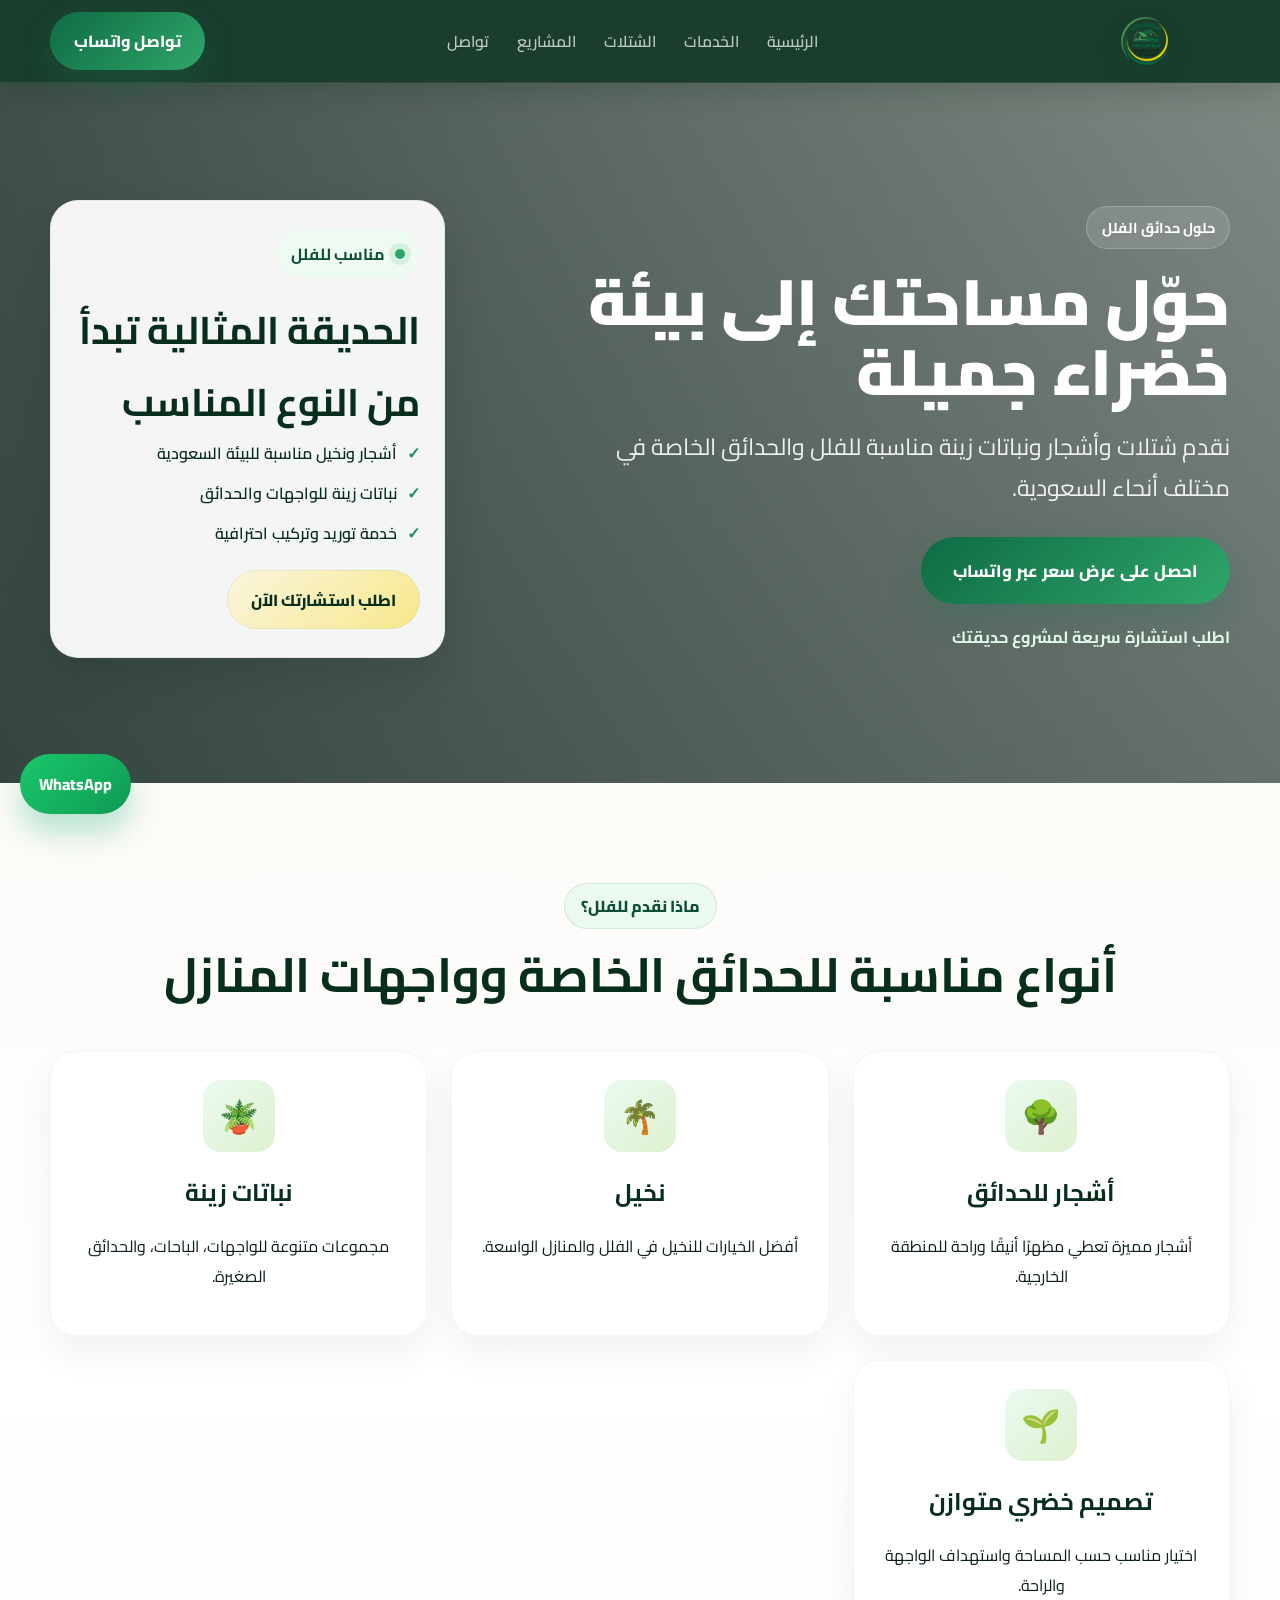
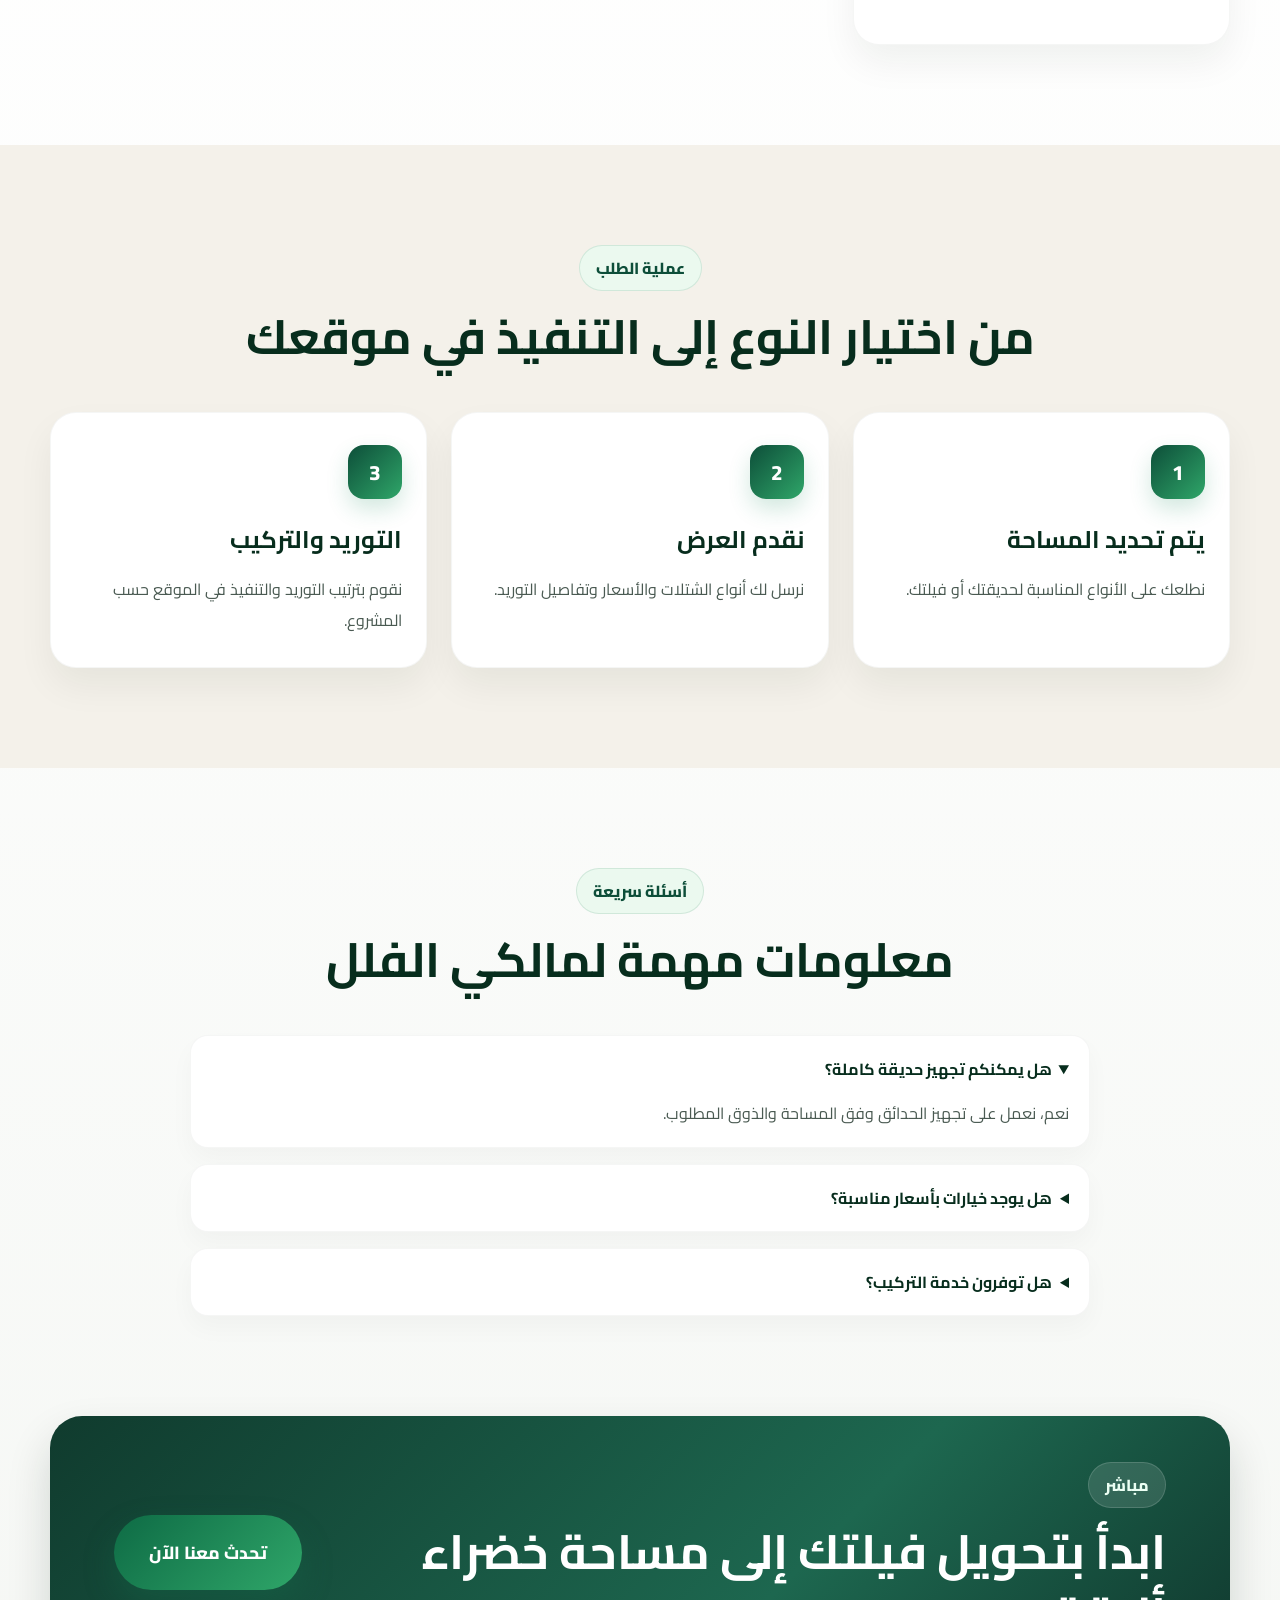
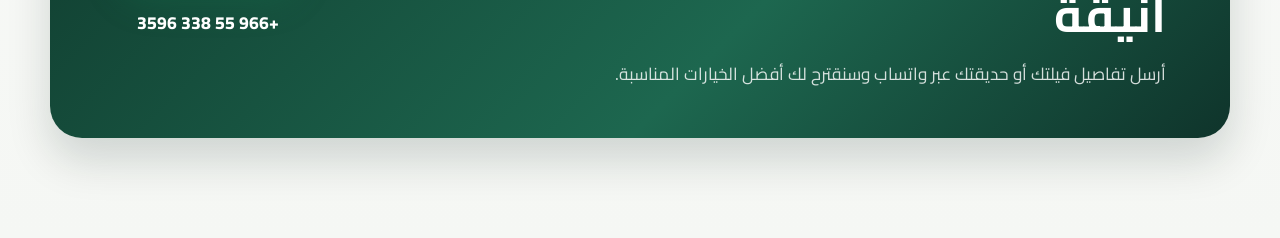
<file: villas.html>
<!DOCTYPE html>
<html lang="ar" dir="rtl">
  <head>
    <meta charset="UTF-8" />
    <meta name="viewport" content="width=device-width, initial-scale=1.0" />
    <title>شتلات وأشجار للفلل والحدائق في السعودية</title>
    <meta name="description" content="شتلات وأشجار للفلل والحدائق في السعودية. توريد وتركيب نباتات وشتلات مناسبة للبيئات السكنية والحدائق الخاصة." />
    <link rel="preconnect" href="https://fonts.googleapis.com" />
    <link rel="preconnect" href="https://fonts.gstatic.com" crossorigin />
    <link href="https://fonts.googleapis.com/css2?family=Cairo:wght@400;500;600;700;800;900&display=swap" rel="stylesheet" />
    <link rel="stylesheet" href="styles.css" />
    <script type="application/ld+json">
      {"@context":"https://schema.org","@type":"Service","serviceType":"توريد وتركيب شتلات للفلل والحدائق","provider":{"@type":"LocalBusiness","name":"حقول السلام"},"areaServed":"Saudi Arabia","url":"https://github.com/engineerAmir/huqool-alsalam/villas.html"}
    </script>
  </head>
  <body>
    <header class="site-header">
      <div class="container nav-wrap">
        <a href="index.html" class="brand" aria-label="حقول السلام"><img src="logo.png" alt="حقول السلام" class="brand-logo" /></a>
        <nav class="nav"><a href="index.html">الرئيسية</a><a href="services.html">الخدمات</a><a href="seedlings.html">الشتلات</a><a href="projects-gallery.html">المشاريع</a><a href="contact.html">تواصل</a></nav>
        <a class="btn btn-primary header-cta" href="https://wa.me/966553383596?text=السلام عليكم، لدي فيلا أو حديقة وأحتاج شتلات. أريد معرفة الأنواع والأسعار المتاحة." target="_blank" rel="noreferrer" data-track="villas-header-cta">تواصل واتساب</a>
      </div>
    </header>

    <main>
      <section class="hero hero-villas">
        <div class="hero-overlay"></div>
        <div class="container hero-inner">
          <div class="hero-content reveal">
            <span class="eyebrow">حلول حدائق الفلل</span>
            <h1>حوّل مساحتك إلى بيئة خضراء جميلة</h1>
            <p class="subhead">نقدم شتلات وأشجار ونباتات زينة مناسبة للفلل والحدائق الخاصة في مختلف أنحاء السعودية.</p>
            <div class="cta-group">
              <a class="btn btn-primary btn-lg" href="https://wa.me/966553383596?text=السلام عليكم، لدي فيلا أو حديقة وأحتاج شتلات. أريد معرفة الأنواع والأسعار المتاحة." target="_blank" rel="noreferrer" data-track="villas-hero-whatsapp">احصل على عرض سعر عبر واتساب</a>
            </div>
            <p class="urgency">اطلب استشارة سريعة لمشروع حديقتك</p>
          </div>
          <div class="hero-card reveal">
            <div class="hero-card-header"><span class="status-dot"></span><span>مناسب للفلل</span></div>
            <h2>الحديقة المثالية تبدأ من النوع المناسب</h2>
            <ul>
              <li>أشجار ونخيل مناسبة للبيئة السعودية</li>
              <li>نباتات زينة للواجهات والحدائق</li>
              <li>خدمة توريد وتركيب احترافية</li>
            </ul>
            <a class="btn btn-secondary" href="https://wa.me/966553383596?text=السلام عليكم، أحتاج شتلات للحديقة الخاصة بي." target="_blank" rel="noreferrer" data-track="villas-card-whatsapp">اطلب استشارتك الآن</a>
          </div>
        </div>
      </section>

      <section class="section-space">
        <div class="container">
          <div class="section-heading reveal">
            <span class="section-tag">ماذا نقدم للفلل؟</span>
            <h2>أنواع مناسبة للحدائق الخاصة وواجهات المنازل</h2>
          </div>
          <div class="feature-grid">
            <article class="feature-card reveal"><div class="feature-icon">🌳</div><h3>أشجار للحدائق</h3><p>أشجار مميزة تعطي مظهرًا أنيقًا وراحة للمنطقة الخارجية.</p></article>
            <article class="feature-card reveal"><div class="feature-icon">🌴</div><h3>نخيل</h3><p>أفضل الخيارات للنخيل في الفلل والمنازل الواسعة.</p></article>
            <article class="feature-card reveal"><div class="feature-icon">🪴</div><h3>نباتات زينة</h3><p>مجموعات متنوعة للواجهات، الباحات، والحدائق الصغيرة.</p></article>
            <article class="feature-card reveal"><div class="feature-icon">🌱</div><h3>تصميم خضري متوازن</h3><p>اختيار مناسب حسب المساحة واستهداف الواجهة والراحة.</p></article>
          </div>
        </div>
      </section>

      <section class="section-space light-panel">
        <div class="container">
          <div class="section-heading reveal">
            <span class="section-tag">عملية الطلب</span>
            <h2>من اختيار النوع إلى التنفيذ في موقعك</h2>
          </div>
          <div class="process-grid">
            <article class="process-step reveal"><span class="step-number">1</span><h3>يتم تحديد المساحة</h3><p>نطلعك على الأنواع المناسبة لحديقتك أو فيلتك.</p></article>
            <article class="process-step reveal"><span class="step-number">2</span><h3>نقدم العرض</h3><p>نرسل لك أنواع الشتلات والأسعار وتفاصيل التوريد.</p></article>
            <article class="process-step reveal"><span class="step-number">3</span><h3>التوريد والتركيب</h3><p>نقوم بترتيب التوريد والتنفيذ في الموقع حسب المشروع.</p></article>
          </div>
        </div>
      </section>

      <section class="section-space">
        <div class="container faq-wrap">
          <div class="section-heading reveal">
            <span class="section-tag">أسئلة سريعة</span>
            <h2>معلومات مهمة لمالكي الفلل</h2>
          </div>
          <div class="faq-list reveal">
            <details open>
              <summary>هل يمكنكم تجهيز حديقة كاملة؟</summary>
              <p>نعم، نعمل على تجهيز الحدائق وفق المساحة والذوق المطلوب.</p>
            </details>
            <details>
              <summary>هل يوجد خيارات بأسعار مناسبة؟</summary>
              <p>نقدم حلولًا متنوعة حسب الميزانية، مع الاحتفاظ بالجودة.</p>
            </details>
            <details>
              <summary>هل توفرون خدمة التركيب؟</summary>
              <p>نعم، نقدم توريد وتركيب مناسب للفلل والحدائق الخاصة.</p>
            </details>
          </div>
        </div>
      </section>

      <section class="section-space final-cta">
        <div class="container final-cta-box reveal">
          <div class="final-copy"><span class="section-tag light">مباشر</span><h2>ابدأ بتحويل فيلتك إلى مساحة خضراء أنيقة</h2><p>أرسل تفاصيل فيلتك أو حديقتك عبر واتساب وسنقترح لك أفضل الخيارات المناسبة.</p></div>
          <div class="final-actions"><a class="btn btn-primary btn-xl" href="https://wa.me/966553383596?text=السلام عليكم، لدي فيلا أو حديقة وأحتاج شتلات. أريد معرفة الأنواع والأسعار المتاحة." target="_blank" rel="noreferrer" data-track="villas-final-cta">تحدث معنا الآن</a><a class="phone-link" href="tel:+966553383596">+966 55 338 3596</a></div>
        </div>
      </section>
    </main>

    <a class="floating-whatsapp" href="https://wa.me/966553383596?text=السلام عليكم، لدي فيلا أو حديقة وأحتاج شتلات. أريد معرفة الأنواع والأسعار المتاحة." target="_blank" rel="noreferrer" data-track="villas-floating-whatsapp">WhatsApp</a>
    <script src="script.js"></script>
  </body>
</html>
</file>
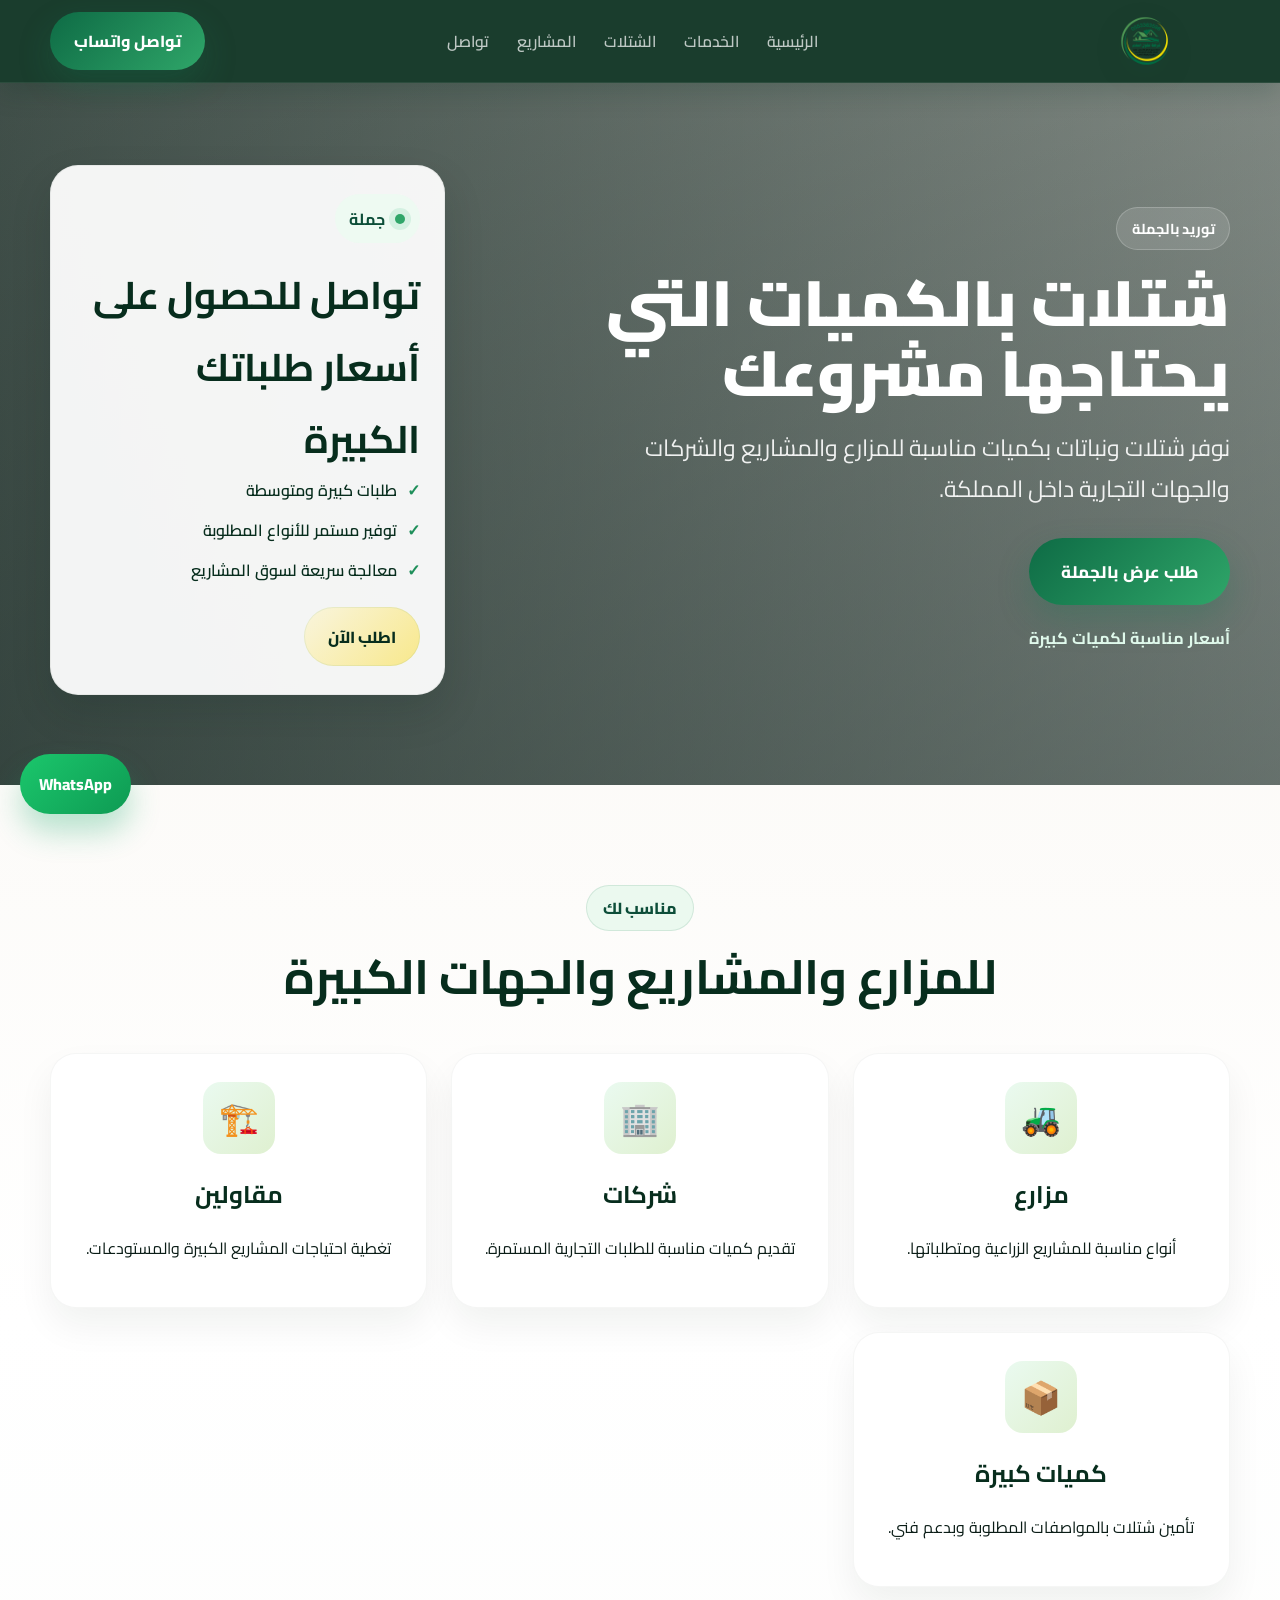
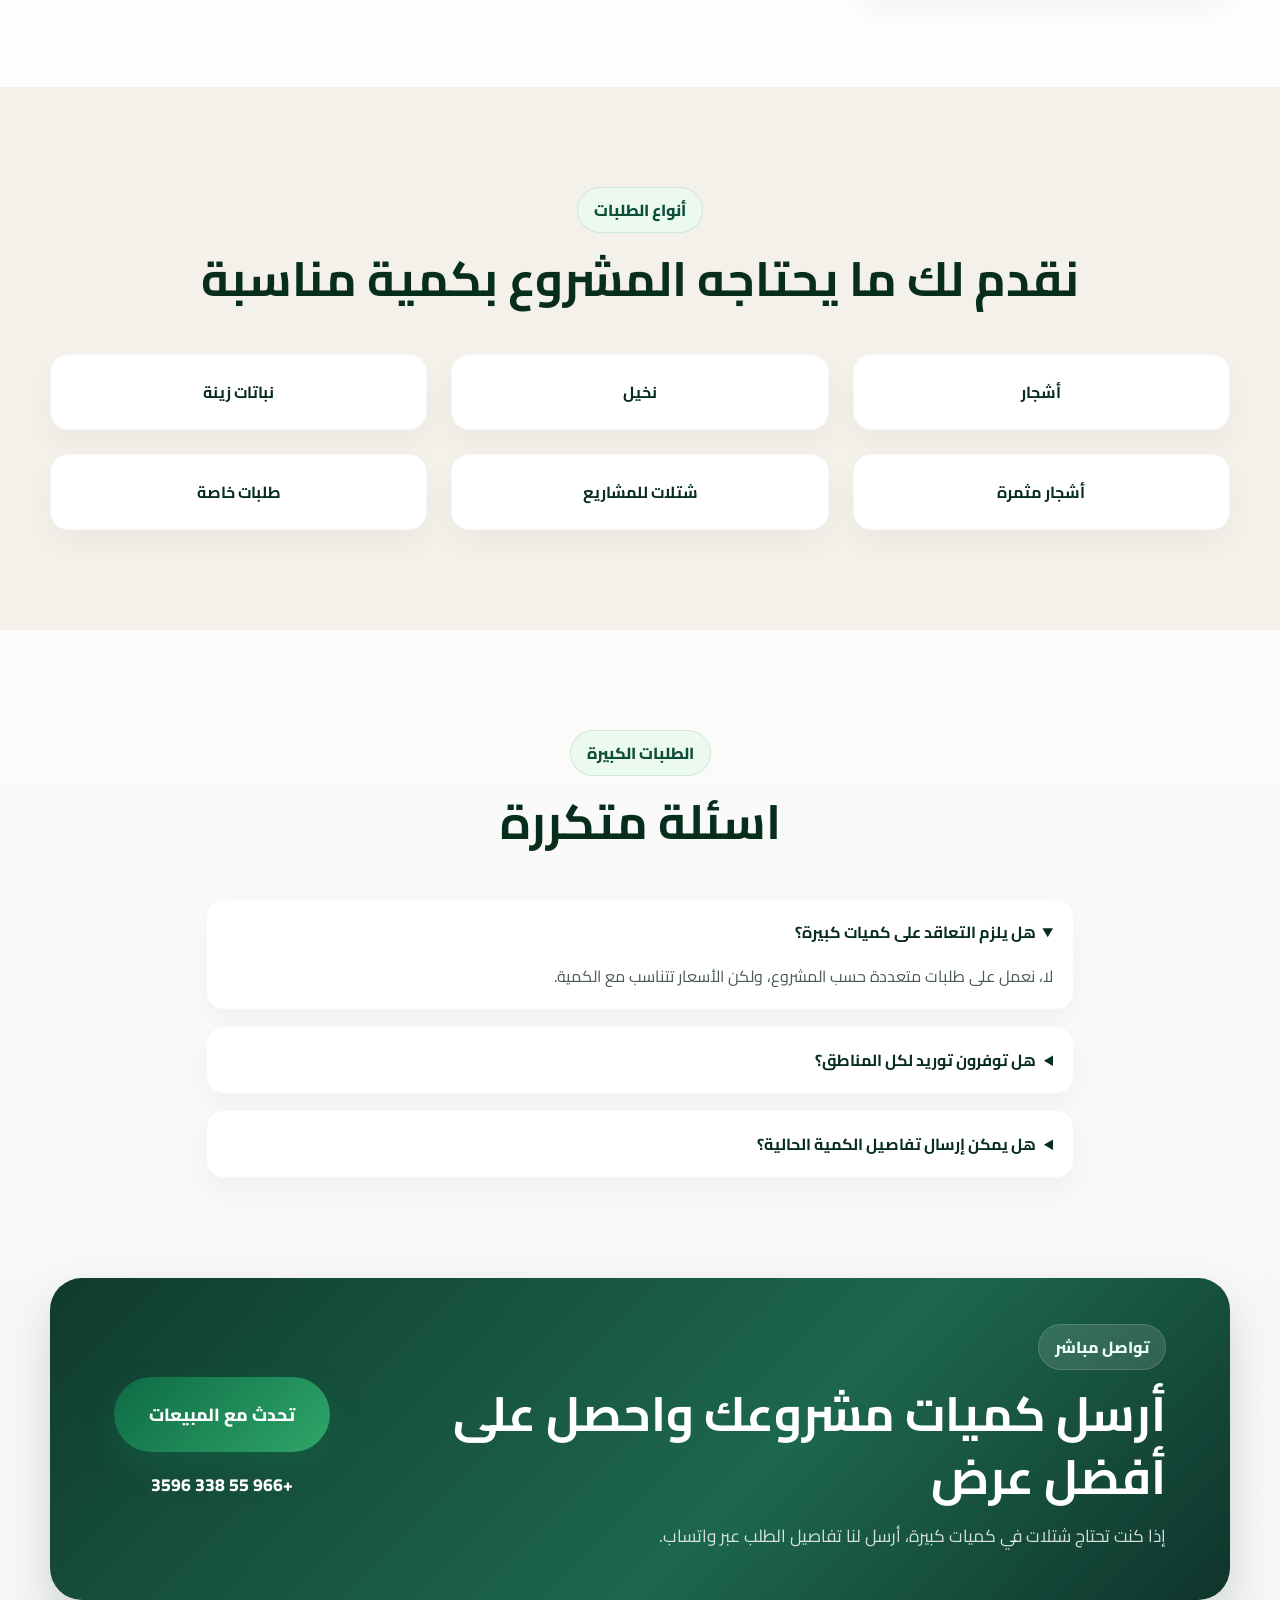
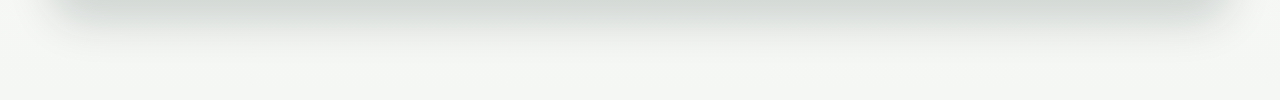
<file: wholesale.html>
<!DOCTYPE html>
<html lang="ar" dir="rtl">
  <head>
    <meta charset="UTF-8" />
    <meta name="viewport" content="width=device-width, initial-scale=1.0" />
    <title>شتلات زراعية بالجملة في السعودية</title>
    <meta name="description" content="شتلات زراعية بالجملة في السعودية. توريد كميات كبيرة للمزارع والمشاريع والشركات والجهات التجارية." />
    <link rel="preconnect" href="https://fonts.googleapis.com" />
    <link rel="preconnect" href="https://fonts.gstatic.com" crossorigin />
    <link href="https://fonts.googleapis.com/css2?family=Cairo:wght@400;500;600;700;800;900&display=swap" rel="stylesheet" />
    <link rel="stylesheet" href="styles.css" />
  </head>
  <body>
    <header class="site-header">
      <div class="container nav-wrap">
        <a href="index.html" class="brand" aria-label="حقول السلام"><img src="logo.png" alt="حقول السلام" class="brand-logo" /></a>
        <nav class="nav"><a href="index.html">الرئيسية</a><a href="services.html">الخدمات</a><a href="seedlings.html">الشتلات</a><a href="projects-gallery.html">المشاريع</a><a href="contact.html">تواصل</a></nav>
        <a class="btn btn-primary header-cta" href="https://wa.me/966553383596?text=السلام عليكم، أحتاج إلى طلب شتلات بكميات كبيرة. أريد معرفة الأنواع والكميات المتاحة." target="_blank" rel="noreferrer" data-track="wholesale-header-cta">تواصل واتساب</a>
      </div>
    </header>

    <main>
      <section class="hero hero-wholesale">
        <div class="hero-overlay"></div>
        <div class="container hero-inner">
          <div class="hero-content reveal">
            <span class="eyebrow">توريد بالجملة</span>
            <h1>شتلات بالكميات التي يحتاجها مشروعك</h1>
            <p class="subhead">نوفر شتلات ونباتات بكميات مناسبة للمزارع والمشاريع والشركات والجهات التجارية داخل المملكة.</p>
            <div class="cta-group"><a class="btn btn-primary btn-lg" href="https://wa.me/966553383596?text=السلام عليكم، أحتاج إلى طلب شتلات بكميات كبيرة. أريد معرفة الأنواع والكميات المتاحة." target="_blank" rel="noreferrer" data-track="wholesale-hero-whatsapp">طلب عرض بالجملة</a></div>
            <p class="urgency">أسعار مناسبة لكميات كبيرة</p>
          </div>
          <div class="hero-card reveal">
            <div class="hero-card-header"><span class="status-dot"></span><span>جملة</span></div>
            <h2>تواصل للحصول على أسعار طلباتك الكبيرة</h2>
            <ul>
              <li>طلبات كبيرة ومتوسطة</li>
              <li>توفير مستمر للأنواع المطلوبة</li>
              <li>معالجة سريعة لسوق المشاريع</li>
            </ul>
            <a class="btn btn-secondary" href="https://wa.me/966553383596?text=السلام عليكم، أحتاج أسعار شتلات بالجملة." target="_blank" rel="noreferrer" data-track="wholesale-card-whatsapp">اطلب الآن</a>
          </div>
        </div>
      </section>

      <section class="section-space">
        <div class="container">
          <div class="section-heading reveal">
            <span class="section-tag">مناسب لك</span>
            <h2>للمزارع والمشاريع والجهات الكبيرة</h2>
          </div>
          <div class="feature-grid">
            <article class="feature-card reveal"><div class="feature-icon">🚜</div><h3>مزارع</h3><p>أنواع مناسبة للمشاريع الزراعية ومتطلباتها.</p></article>
            <article class="feature-card reveal"><div class="feature-icon">🏢</div><h3>شركات</h3><p>تقديم كميات مناسبة للطلبات التجارية المستمرة.</p></article>
            <article class="feature-card reveal"><div class="feature-icon">🏗️</div><h3>مقاولين</h3><p>تغطية احتياجات المشاريع الكبيرة والمستودعات.</p></article>
            <article class="feature-card reveal"><div class="feature-icon">📦</div><h3>كميات كبيرة</h3><p>تأمين شتلات بالمواصفات المطلوبة وبدعم فني.</p></article>
          </div>
        </div>
      </section>

      <section class="section-space light-panel">
        <div class="container">
          <div class="section-heading reveal">
            <span class="section-tag">أنواع الطلبات</span>
            <h2>نقدم لك ما يحتاجه المشروع بكمية مناسبة</h2>
          </div>
          <div class="audience-grid">
            <div class="audience-item reveal">أشجار</div>
            <div class="audience-item reveal">نخيل</div>
            <div class="audience-item reveal">نباتات زينة</div>
            <div class="audience-item reveal">أشجار مثمرة</div>
            <div class="audience-item reveal">شتلات للمشاريع</div>
            <div class="audience-item reveal">طلبات خاصة</div>
          </div>
        </div>
      </section>

      <section class="section-space faq-wrap">
        <div class="container">
          <div class="section-heading reveal">
            <span class="section-tag">الطلبات الكبيرة</span>
            <h2>اسئلة متكررة</h2>
          </div>
          <div class="faq-list reveal">
            <details open><summary>هل يلزم التعاقد على كميات كبيرة؟</summary><p>لا، نعمل على طلبات متعددة حسب المشروع، ولكن الأسعار تتناسب مع الكمية.</p></details>
            <details><summary>هل توفرون توريد لكل المناطق؟</summary><p>نعم، نغطي طلبات العملاء في مختلف المدن والمناطق داخل المملكة.</p></details>
            <details><summary>هل يمكن إرسال تفاصيل الكمية الحالية؟</summary><p>نعم، أرسل الكمية والطول والأنواع المطلوبة، ونحن نرد بتفاصيل العرض.</p></details>
          </div>
        </div>
      </section>

      <section class="section-space final-cta">
        <div class="container final-cta-box reveal">
          <div class="final-copy"><span class="section-tag light">تواصل مباشر</span><h2>أرسل كميات مشروعك واحصل على أفضل عرض</h2><p>إذا كنت تحتاج شتلات في كميات كبيرة، أرسل لنا تفاصيل الطلب عبر واتساب.</p></div>
          <div class="final-actions"><a class="btn btn-primary btn-xl" href="https://wa.me/966553383596?text=السلام عليكم، أحتاج إلى طلب شتلات بكميات كبيرة. أريد معرفة الأنواع والكميات المتاحة." target="_blank" rel="noreferrer" data-track="wholesale-final-cta">تحدث مع المبيعات</a><a class="phone-link" href="tel:+966553383596">+966 55 338 3596</a></div>
        </div>
      </section>
    </main>

    <a class="floating-whatsapp" href="https://wa.me/966553383596?text=السلام عليكم، أحتاج إلى طلب شتلات بكميات كبيرة. أريد معرفة الأنواع والكميات المتاحة." target="_blank" rel="noreferrer" data-track="wholesale-floating-whatsapp">WhatsApp</a>
    <script src="script.js"></script>
  </body>
</html>
</file>
<file: styles.css>
:root {
  --green-900: #072d1d;
  --green-800: #0d4e39;
  --green-700: #0e6b45;
  --green-600: #1e8f5a;
  --green-500: #2fa669;
  --green-100: #eaf8ef;
  --gold-500: #e6d04d;
  --gold-400: #f0dd6c;
  --beige-100: #f8f4eb;
  --beige-200: #efe6cf;
  --cream: #fffdf8;
  --dark: #0b1d17;
  --muted: #4a5a52;
  --white: #ffffff;
  --shadow: 0 18px 40px rgba(9, 31, 22, 0.14);
  --radius: 24px;
}

* {
  box-sizing: border-box;
}

html {
  scroll-behavior: smooth;
}

body {
  margin: 0;
  font-family: "Cairo", sans-serif;
  background: linear-gradient(180deg, #f8f5ef 0%, #fff 40%, #f5f7f4 100%);
  color: var(--dark);
  direction: rtl;
  text-align: right;
}

a {
  text-decoration: none;
}

img {
  max-width: 100%;
  display: block;
}

.container {
  width: min(1180px, calc(100% - 32px));
  margin: 0 auto;
}

.section-space {
  padding: 100px 0;
}

.site-header {
  position: sticky;
  top: 0;
  z-index: 2000;
  backdrop-filter: blur(14px);
  background: rgba(7, 45, 29, 0.92);
  border-bottom: 1px solid rgba(255, 255, 255, 0.08);
  box-shadow: 0 10px 24px rgba(7, 45, 29, 0.18);
}

.nav-wrap {
  display: flex;
  align-items: center;
  justify-content: space-between;
  height: 82px;
  gap: 20px;
}

.brand {
  display: inline-flex;
  align-items: center;
  justify-content: center;
  min-width: 150px;
  max-width: 220px;
}

.brand-logo {
  display: block;
  width: 170px;
  height: 56px;
  object-fit: contain;
  object-position: center;
  filter: drop-shadow(0 8px 18px rgba(7, 45, 29, 0.12));
}

.nav {
  display: flex;
  align-items: center;
  gap: 28px;
}

.nav a {
  color: rgba(255, 255, 255, 0.8);
  font-weight: 600;
  font-size: 0.98rem;
  opacity: 0.9;
  transition: opacity 0.25s ease;
}

.nav a:hover {
  opacity: 1;
}

.btn {
  display: inline-flex;
  align-items: center;
  justify-content: center;
  padding: 0.9rem 1.5rem;
  border-radius: 999px;
  font-weight: 800;
  transition: transform 0.25s ease, box-shadow 0.25s ease;
  border: none;
  cursor: pointer;
  white-space: nowrap;
}

.btn:hover {
  transform: translateY(-1px);
}

.btn-primary {
  color: var(--white);
  background: linear-gradient(135deg, var(--green-700), var(--green-500));
  box-shadow: 0 14px 32px rgba(22, 119, 78, 0.28);
}

.btn-secondary {
  color: var(--green-900);
  background: linear-gradient(135deg, #f9f5de, #f8e88b);
  box-shadow: inset 0 0 0 1px rgba(31, 122, 84, 0.08);
}

.btn-lg {
  padding: 1.1rem 2rem;
  font-size: 1.05rem;
}

.btn-xl {
  padding: 1.3rem 2.2rem;
  font-size: 1.1rem;
}

.hero {
  position: relative;
  min-height: 700px;
  display: flex;
  align-items: center;
  background:
    linear-gradient(90deg, rgba(7, 28, 22, 0.7), rgba(7, 28, 22, 0.38)),
    url("https://images.unsplash.com/photo-1466692476868-aef1dfb1e735?auto=format&fit=crop&w=1600&q=80") center/cover no-repeat;
}

.hero-overlay {
  position: absolute;
  inset: 0;
  background: linear-gradient(180deg, rgba(8, 25, 19, 0.2), rgba(8, 25, 19, 0.38));
}

.hero-inner {
  position: relative;
  z-index: 1;
  display: grid;
  grid-template-columns: 1.3fr 0.7fr;
  align-items: center;
  gap: 52px;
  width: min(1180px, calc(100% - 32px));
  padding: 82px 0 90px;
}

.hero-content {
  color: var(--white);
  max-width: 660px;
}

.eyebrow {
  display: inline-block;
  padding: 0.45rem 0.9rem;
  border-radius: 999px;
  background: rgba(255, 255, 255, 0.12);
  border: 1px solid rgba(255, 255, 255, 0.2);
  font-weight: 700;
  font-size: 0.9rem;
  margin-bottom: 18px;
}

.hero h1 {
  font-size: clamp(2.5rem, 5vw, 5rem);
  line-height: 1.1;
  margin: 0 0 18px;
  font-weight: 900;
}

.subhead {
  margin: 0;
  font-size: clamp(1.1rem, 2vw, 1.45rem);
  color: rgba(255, 255, 255, 0.9);
  line-height: 1.8;
}

.cta-group {
  display: flex;
  align-items: center;
  gap: 16px;
  margin-top: 28px;
  flex-wrap: wrap;
}

.urgency {
  margin: 18px 0 0;
  color: #dff9eb;
  font-weight: 700;
  font-size: 1.02rem;
}

.mini-stats {
  margin-top: 32px;
  display: flex;
  flex-wrap: wrap;
  gap: 18px;
}

.mini-stats div {
  min-width: 160px;
  padding: 1rem 1.1rem;
  background: rgba(255, 255, 255, 0.08);
  border: 1px solid rgba(255, 255, 255, 0.14);
  border-radius: 18px;
}

.mini-stats strong,
.mini-stats span {
  display: block;
}

.mini-stats strong {
  font-size: 1.1rem;
  margin-bottom: 4px;
}

.mini-stats span {
  font-size: 0.85rem;
  color: rgba(255, 255, 255, 0.8);
}

.hero-card {
  background: rgba(255, 255, 255, 0.94);
  border-radius: 28px;
  box-shadow: var(--shadow);
  padding: 28px 24px;
  color: var(--dark);
  border: 1px solid rgba(17, 32, 23, 0.06);
}

.hero-card-header {
  display: inline-flex;
  align-items: center;
  gap: 10px;
  background: #eefaf2;
  color: var(--green-800);
  border-radius: 999px;
  padding: 0.6rem 0.9rem;
  font-weight: 700;
  margin-bottom: 16px;
}

.status-dot {
  width: 10px;
  height: 10px;
  border-radius: 50%;
  background: var(--green-500);
  box-shadow: 0 0 0 6px rgba(25, 168, 106, 0.12);
}

.hero-card h2 {
  margin: 0;
  font-size: clamp(1.8rem, 3vw, 2.6rem);
  color: var(--green-900);
}

.hero-card p {
  font-size: 1rem;
  line-height: 1.9;
  color: var(--muted);
  margin: 14px 0 16px;
}

.hero-card ul {
  list-style: none;
  padding: 0;
  margin: 0 0 22px;
  display: grid;
  gap: 10px;
  color: var(--green-900);
  font-weight: 600;
}

.hero-card ul li::before {
  content: "✓";
  display: inline-block;
  margin-left: 10px;
  color: var(--green-600);
  font-weight: 900;
}

.value-strip {
  background: #f4f1ea;
  padding: 40px 0;
}

.strip-grid {
  display: grid;
  grid-template-columns: repeat(3, minmax(0, 1fr));
  gap: 26px;
}

.value-item {
  background: rgba(255, 255, 255, 0.8);
  border-radius: 24px;
  padding: 26px 22px;
  border: 1px solid rgba(17, 32, 23, 0.04);
  box-shadow: 0 14px 28px rgba(10, 36, 27, 0.04);
}

.icon {
  font-size: 2.1rem;
  margin-bottom: 10px;
}

.value-item h3 {
  margin: 0 0 10px;
  font-size: 1.45rem;
  color: var(--green-900);
}

.value-item p {
  margin: 0;
  color: var(--muted);
  line-height: 2;
}

.section-heading {
  text-align: center;
  margin-bottom: 42px;
}

.section-tag {
  display: inline-block;
  background: #ebf9ef;
  color: var(--green-800);
  border: 1px solid rgba(14, 107, 69, 0.12);
  border-radius: 999px;
  padding: 0.45rem 1rem;
  font-weight: 800;
  margin-bottom: 12px;
}

.section-tag.light {
  background: rgba(255, 255, 255, 0.12);
  color: #ebfff3;
  border-color: rgba(255, 255, 255, 0.15);
}

.section-heading h2 {
  margin: 0;
  font-size: clamp(2rem, 4vw, 3rem);
  color: var(--green-900);
  line-height: 1.4;
}

.services-grid {
  display: grid;
  grid-template-columns: repeat(3, minmax(0, 1fr));
  gap: 24px;
}

.service-card,
.feature-card,
.process-step {
  background: var(--white);
  border-radius: 26px;
  box-shadow: 0 18px 36px rgba(12, 32, 20, 0.06);
  border: 1px solid rgba(17, 32, 23, 0.04);
}

.service-card {
  padding: 28px 22px;
}

.service-icon,
.feature-icon {
  width: 72px;
  height: 72px;
  display: grid;
  place-items: center;
  font-size: 2rem;
  border-radius: 18px;
  background: linear-gradient(135deg, #eafaf0, #dff0d0);
  margin-bottom: 16px;
}

.service-card h3,
.feature-card h3,
.process-step h3 {
  margin: 0 0 12px;
  color: var(--green-900);
  font-size: 1.5rem;
}

.service-card p,
.process-step p {
  color: var(--muted);
  line-height: 1.9;
  margin: 0;
  font-size: 1rem;
}

.section-cta {
  margin-top: 36px;
  text-align: center;
}

.price-breaker {
  background: linear-gradient(135deg, #113d30, #1a5a46 52%, #0d2c24);
  color: var(--white);
}

.price-wrap {
  display: grid;
  grid-template-columns: 1.4fr 0.6fr;
  align-items: center;
  gap: 30px;
}

.price-copy p {
  color: rgba(255, 255, 255, 0.82);
  max-width: 700px;
  line-height: 2;
  font-size: 1.05rem;
  margin: 18px 0 28px;
}

.price-copy h2 {
  margin: 0;
  color: var(--white);
  font-size: clamp(2.2rem, 4vw, 3.5rem);
  line-height: 1.3;
}

.price-badge {
  display: grid;
  place-items: center;
  min-height: 260px;
  border-radius: 32px;
  background: linear-gradient(135deg, rgba(255,255,255,0.12), rgba(255,255,255,0.04));
  border: 1px solid rgba(255,255,255,0.12);
  box-shadow: inset 0 0 0 1px rgba(255,255,255,0.04);
  text-align: center;
}

.price-badge span,
.price-badge strong {
  display: block;
}

.price-badge span {
  font-size: 1rem;
  color: rgba(255, 255, 255, 0.8);
}

.price-badge strong {
  font-size: clamp(2.8rem, 6vw, 5rem);
  color: #f5fffb;
}

.why-grid {
  display: grid;
  grid-template-columns: repeat(3, minmax(0, 1fr));
  gap: 24px;
}

.feature-card {
  padding: 28px 22px;
  text-align: center;
}

.feature-card .feature-icon {
  margin: 0 auto 18px;
}

.process-grid {
  display: grid;
  grid-template-columns: repeat(3, minmax(0, 1fr));
  gap: 24px;
}

.process-step {
  padding: 32px 24px;
  position: relative;
}

.step-number {
  display: grid;
  place-items: center;
  width: 54px;
  height: 54px;
  border-radius: 16px;
  color: var(--white);
  background: linear-gradient(135deg, var(--green-800), var(--green-500));
  font-weight: 800;
  font-size: 1.3rem;
  margin-bottom: 18px;
  box-shadow: 0 10px 22px rgba(29, 138, 93, 0.2);
}

.final-cta {
  padding-top: 0;
}

.about-wrap,
.contact-wrap {
  display: grid;
  grid-template-columns: 1.3fr 0.7fr;
  gap: 28px;
  align-items: center;
}

.about-card,
.contact-card {
  background: var(--white);
  border-radius: 28px;
  box-shadow: var(--shadow);
  border: 1px solid rgba(17, 32, 23, 0.05);
  padding: 32px 26px;
}

.about-card h3,
.contact-card h1 {
  margin-top: 0;
  color: var(--green-900);
}

.about-card ul,
.contact-list {
  list-style: none;
  padding: 0;
  margin: 0;
  display: grid;
  gap: 12px;
  color: var(--muted);
  line-height: 1.9;
}

.contact-list a,
.site-footer a {
  color: var(--green-800);
}

.final-cta-box {
  background: linear-gradient(135deg, #103b2e, #1d674f 60%, #0f342b);
  color: var(--white);
  border-radius: 32px;
  padding: 46px 5vw;
  display: flex;
  align-items: center;
  justify-content: space-between;
  gap: 28px;
  box-shadow: 0 22px 44px rgba(8, 33, 25, 0.16);
}

.final-copy {
  flex: 1;
}

.final-copy h2 {
  margin: 0 0 12px;
  font-size: clamp(2.1rem, 4vw, 3rem);
  line-height: 1.3;
}

.final-copy p {
  margin: 0;
  line-height: 2;
  color: rgba(255, 255, 255, 0.82);
  font-size: 1.08rem;
}

.final-actions {
  display: flex;
  flex-direction: column;
  align-items: center;
  gap: 16px;
}

.phone-link {
  color: var(--white);
  font-weight: 800;
  font-size: 1.1rem;
}

.mobile-cta {
  position: fixed;
  left: 12px;
  right: 12px;
  bottom: 12px;
  z-index: 3000;
  display: none;
}

.mobile-cta a {
  display: flex;
  align-items: center;
  justify-content: center;
  min-height: 60px;
  padding: 0 1.1rem;
  border-radius: 18px;
  background: linear-gradient(135deg, var(--green-500), var(--green-700));
  color: var(--white);
  font-weight: 800;
  box-shadow: 0 18px 30px rgba(22, 119, 78, 0.33);
}

.floating-whatsapp {
  position: fixed;
  left: 20px;
  bottom: 86px;
  z-index: 4000;
  background: linear-gradient(135deg, #1bc76c, #0e9a53);
  color: var(--white);
  font-weight: 800;
  padding: 0.95rem 1.2rem;
  border-radius: 999px;
  box-shadow: 0 18px 30px rgba(25, 168, 106, 0.3);
}

.site-footer {
  background: #0d261d;
  color: #eafaf1;
  padding: 40px 0 90px;
}

.footer-wrap {
  display: grid;
  grid-template-columns: 1.4fr 1fr 1fr;
  gap: 28px;
}

.footer-logo {
  width: 170px;
  height: 56px;
  object-fit: contain;
}

.site-footer h3 {
  margin-top: 0;
  margin-bottom: 12px;
  color: var(--white);
}

.site-footer ul {
  list-style: none;
  padding: 0;
  margin: 0;
  display: grid;
  gap: 10px;
}

.site-footer a {
  color: rgba(255,255,255,0.85);
}

.light-panel {
  background: #f4f1ea;
}

.customer-grid,
.feature-grid,
.audience-grid,
.projects-grid,
.seedlings-grid {
  display: grid;
  grid-template-columns: repeat(3, minmax(0, 1fr));
  gap: 24px;
}

.customer-card,
.project-card,
.seedling-card {
  background: var(--white);
  border-radius: 26px;
  box-shadow: 0 18px 36px rgba(0,0,0,0.05);
  border: 1px solid rgba(17, 32, 23, 0.04);
  overflow: hidden;
}

.customer-card {
  display: block;
  padding: 28px 22px;
  color: var(--dark);
}

.customer-icon {
  display: inline-grid;
  place-items: center;
  width: 74px;
  height: 74px;
  border-radius: 18px;
  font-size: 2rem;
  background: linear-gradient(135deg, #ebf9ef, #dff0d0);
  margin-bottom: 18px;
}

.customer-card h3 {
  margin: 0 0 10px;
  color: var(--green-900);
}

.customer-card p {
  margin: 0;
  color: var(--muted);
  line-height: 1.8;
}

.project-card img,
.seedling-card img {
  width: 100%;
  height: 240px;
  object-fit: cover;
}

.project-body,
.seedling-card {
  padding: 20px 18px 22px;
}

.project-body span {
  display: inline-block;
  pad: 0.4rem 0.75rem;
  border-radius: 999px;
  background: #edf8f1;
  color: var(--green-800);
  font-weight: 700;
  margin-bottom: 12px;
}

.project-body h3,
.seedling-card h3 {
  margin: 0 0 8px;
  color: var(--green-900);
}

.project-body p,
.seedling-card p {
  margin: 0 0 16px;
  line-height: 1.8;
  color: var(--muted);
}

.seedling-card a,
.project-card a {
  display: inline-flex;
  align-items: center;
  justify-content: center;
  width: 100%;
  background: var(--green-100);
  color: var(--green-800);
  border-radius: 12px;
  padding: 0.9rem;
  font-weight: 800;
}

.audience-item {
  background: var(--white);
  border-radius: 18px;
  padding: 22px 16px;
  text-align: center;
  font-weight: 700;
  color: var(--green-900);
  box-shadow: 0 14px 30px rgba(0,0,0,0.04);
  border: 1px solid rgba(17, 32, 23, 0.04);
}

.faq-wrap {
  max-width: 900px;
  margin: 0 auto;
}

.faq-list {
  display: grid;
  gap: 16px;
}

.faq-list details {
  background: var(--white);
  border-radius: 18px;
  padding: 18px 20px;
  border: 1px solid rgba(17, 32, 23, 0.04);
  box-shadow: 0 12px 24px rgba(0,0,0,0.03);
}

.faq-list summary {
  cursor: pointer;
  font-weight: 700;
  color: var(--green-900);
}

.faq-list p {
  margin: 14px 0 0;
  line-height: 1.9;
  color: var(--muted);
}

.reveal {
  opacity: 0;
  transform: translateY(20px);
  transition: opacity 0.7s ease, transform 0.7s ease;
}

.reveal.visible {
  opacity: 1;
  transform: translateY(0);
}

@media (max-width: 980px) {
  .hero-inner,
  .price-wrap,
  .final-cta-box,
  .services-grid,
  .why-grid,
  .process-grid,
  .strip-grid,
  .feature-grid,
  .audience-grid,
  .projects-grid,
  .seedlings-grid,
  .customer-grid,
  .about-wrap,
  .contact-wrap,
  .footer-wrap {
    grid-template-columns: 1fr;
  }

  .hero-inner,
  .price-wrap,
  .final-cta-box,
  .about-wrap,
  .contact-wrap {
    display: grid;
  }

  .hero-inner {
    padding-top: 64px;
  }

  .nav {
    display: none;
  }

  .brand {
    min-width: 120px;
  }

  .brand-logo {
    width: 140px;
    height: 48px;
  }

  .section-space {
    padding: 80px 0;
  }
}

@media (max-width: 640px) {
  .site-header {
    position: sticky;
  }

  .nav-wrap {
    height: 72px;
    gap: 12px;
  }

  .header-cta {
    padding: 0.72rem 1rem;
    font-size: 0.9rem;
    min-width: auto;
  }

  .brand {
    min-width: 90px;
    max-width: 120px;
  }

  .brand-logo {
    width: 110px;
    height: 38px;
  }

  .hero {
    min-height: 640px;
  }

  .hero-inner {
    gap: 28px;
    padding: 46px 0 64px;
  }

  .hero-card {
    padding: 20px 18px;
  }

  .mini-stats {
    display: grid;
    gap: 12px;
  }

  .button-group,
  .cta-group {
    width: 100%;
  }

  .btn,
  .btn-lg,
  .btn-xl {
    width: 100%;
  }

  .mobile-cta {
    display: block;
  }

  .final-cta-box {
    padding: 28px 20px;
  }

  .final-actions {
    width: 100%;
  }

  .site-header .header-cta {
    display: inline-flex;
  }

  .floating-whatsapp {
    left: 12px;
    right: 12px;
    bottom: 72px;
    text-align: center;
  }
}
</file>
